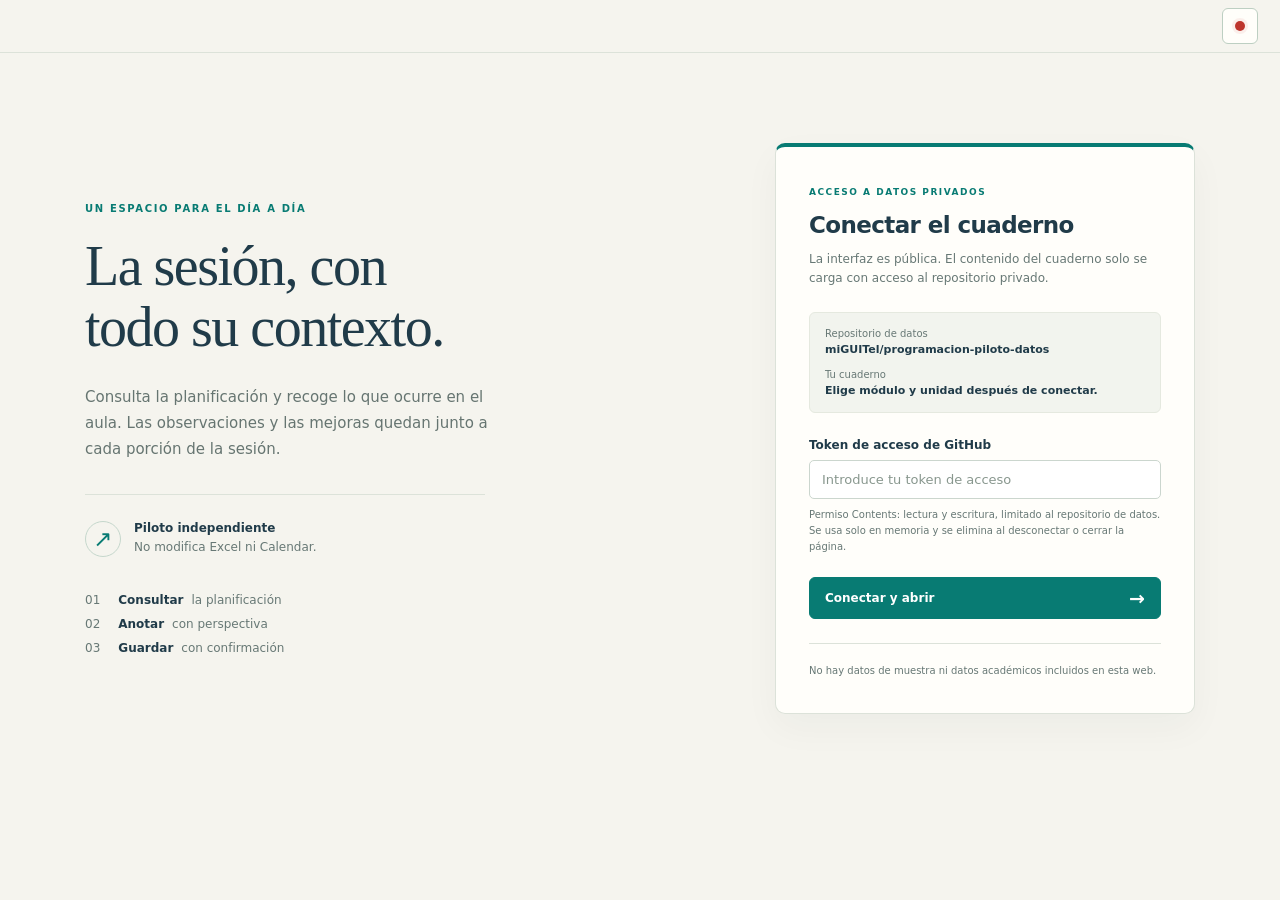
<file: index.html>
<!doctype html>
<html lang="es">
<head>
  <meta charset="utf-8">
  <meta name="viewport" content="width=device-width, initial-scale=1">
  <meta name="color-scheme" content="light">
  <meta http-equiv="Content-Security-Policy" content="default-src 'none'; script-src 'self'; style-src 'self'; connect-src 'self' https://api.github.com https://miguitel.github.io; img-src 'self'; font-src 'self'; base-uri 'none'; form-action 'none'; object-src 'none'">
  <meta name="referrer" content="no-referrer">
  <meta name="description" content="Piloto independiente de seguimiento docente. Los datos privados se cargan después de conectar con GitHub.">
  <title>Cuaderno · Piloto docente</title>
  <link rel="icon" href="./favicon.ico?v=20261029" sizes="16x16 32x32 48x48">
  <link rel="icon" type="image/svg+xml" href="./favicon.svg?v=20261029">
  <link rel="apple-touch-icon" sizes="180x180" href="./apple-touch-icon.png?v=20261029">
  <link rel="stylesheet" href="./styles.css?v=20261125-rf43-rf6">
  <link rel="stylesheet" href="./weekly-schedule.css?v=20261102-ppt-guided-icons">
  <link rel="stylesheet" href="./task-notes.css?v=20261102-ppt-guided-icons">
  <script type="module" src="./app.mjs?v=20261125-rf43-rf6"></script>
</head>
<body>
  <header class="app-header">
    <div class="app-toolbar">
      <section id="library-view" class="toolbar-picker" hidden aria-label="Elegir módulo y unidad">
        <label class="visually-hidden" for="module-select">Módulo</label><select id="module-select" aria-describedby="selection-help"></select>
        <label class="visually-hidden" for="unit-select">Unidad</label><select id="unit-select" aria-describedby="selection-help"></select>
      </section>
      <nav id="workspace-nav" class="workspace-views toolbar-views" aria-label="Vista del cuaderno" hidden>
        <button id="view-unit" class="layout-button" type="button" aria-label="Vista de la unidad" title="Unidad" aria-pressed="true">UT</button>
        <button id="view-module" class="layout-button" type="button" aria-label="Vista general del módulo" title="Módulo" aria-pressed="false">Mo</button>
        <button id="view-tasks" class="layout-button" type="button" aria-label="Tareas de todos los módulos" title="Tareas de todos los módulos" aria-pressed="false">Ta · 0</button>
        <button id="view-preparation" class="layout-button toolbar-icon" type="button" aria-label="Preparación de las unidades" title="Preparación" aria-pressed="false"><svg viewBox="0 0 24 24" aria-hidden="true"><path d="M8 7V4h8v3M3 10h18M9 10v3h6v-3"/><rect x="3" y="7" width="18" height="13" rx="2"/></svg></button>
        <button id="toggle-sessions" class="session-toggle global-session-toggle" type="button" aria-label="Desplegar todas las sesiones" title="Desplegar todas las sesiones" aria-controls="sessions" aria-expanded="false">+</button>
        <button id="view-schedule" class="layout-button toolbar-icon" type="button" aria-label="Horario de todos los módulos" title="Horario" aria-pressed="false"><svg viewBox="0 0 24 24" aria-hidden="true"><rect x="3" y="5" width="18" height="16" rx="2"/><path d="M7 3v4M17 3v4M3 10h18M7 14h2M12 14h2M17 14h1M7 18h2M12 18h2"/></svg></button>
      </nav>
      <div class="toolbar-suggestions"><button id="open-suggestions" type="button" class="button toolbar-icon" aria-label="Sugerencias sobre la aplicación" aria-haspopup="dialog" aria-controls="suggestions-dialog" title="Sugerencias sobre la aplicación" disabled hidden><svg viewBox="0 0 24 24" aria-hidden="true"><path d="M20 15a3 3 0 0 1-3 3H8l-5 3V6a3 3 0 0 1 3-3h11a3 3 0 0 1 3 3Z"/><path d="M7 8h9M7 12h6"/></svg></button></div>
      <div class="toolbar-actions">
        <details id="connection-menu" class="connection-menu">
          <summary id="connection-status" class="toolbar-icon" aria-label="Sin conectar. Opciones del cuaderno" title="Sin conectar. Opciones del cuaderno"><span id="connection-label" class="connection-label" role="img" aria-label="Sin conectar"><span class="status-dot" aria-hidden="true"></span></span></summary>
          <div class="toolbar-menu">
            <button id="student-followup-open" class="button toolbar-menu-action" type="button">Recuperaciones ↗</button>
            <button id="student-followup-summary" class="button toolbar-menu-action" type="button">Actualizar avisos de seguimiento ↗</button>
            <p id="student-followup-summary-status" class="scope-note followup-menu-status" role="status" hidden></p>
            <button id="student-followup-configure" class="button toolbar-menu-action" type="button">Configurar seguimiento del alumnado</button>
            <button id="resume-context" class="button toolbar-menu-action" type="button" hidden>Continuar donde estaba</button>
            <button id="resume-task-notes" class="button toolbar-menu-action" type="button" hidden>Notas de tarea pendientes</button>
            <button id="open-meetings" class="button toolbar-menu-action" type="button" disabled>Reuniones</button>
            <div id="stats" class="stats toolbar-summary" aria-label="Resumen de la unidad" hidden></div>
            <button id="module-profile" class="button toolbar-menu-action" type="button" aria-haspopup="dialog" aria-controls="module-profile-dialog" disabled><span class="menu-info-icon" aria-hidden="true">i</span><span>Información del módulo</span></button>
            <button id="module-improvements" class="button general-improvements toolbar-menu-action" type="button" aria-label="Mejoras generales del módulo" aria-haspopup="dialog" aria-controls="general-notes-dialog" disabled>Mejoras del módulo</button>
            <button id="unit-improvements" class="button general-improvements toolbar-menu-action" type="button" aria-label="Mejoras generales de la unidad abierta" aria-haspopup="dialog" aria-controls="general-notes-dialog" disabled>Mejoras de la UT</button>
            <button id="disconnect" type="button" class="button toolbar-menu-action" hidden><svg viewBox="0 0 24 24" aria-hidden="true"><path d="M10 4H4v16h6M13 7l5 5-5 5M8 12h10"/></svg><span>Desconectar</span></button>
          </div>
        </details>
        <button id="refresh" type="button" class="button toolbar-icon" aria-label="Actualizar la unidad desde GitHub" title="Actualizar la unidad desde GitHub" hidden><svg viewBox="0 0 24 24" aria-hidden="true"><path d="M20 7v5h-5M4 17v-5h5M6.1 6.1a8.3 8.3 0 0 1 13.4 3M4.5 14.9a8.3 8.3 0 0 0 13.4 3"/></svg></button>
        <button id="save" type="button" class="button toolbar-icon save-disk" aria-label="Guardar cambios" aria-describedby="save-state" title="Guardar cambios" data-state="empty" hidden><svg viewBox="0 0 24 24" aria-hidden="true"><path d="M4 3h13l4 4v14H3V3ZM7 3v6h9V3M7 21v-8h10v8"/></svg><span class="save-attention" aria-hidden="true">!</span></button>
        <span id="save-state" class="visually-hidden" role="status" aria-live="polite"></span>
      </div>
    </div>
    <p id="navigation-message" class="message" role="status" aria-live="polite" hidden></p>
    <p id="selection-help" class="selection-help" role="status" hidden></p>
    <p id="library-message" class="message" role="status" aria-live="polite" hidden></p>
  </header>

  <main>
    <section id="login-view" class="login-layout" aria-labelledby="login-title">
      <div class="login-intro">
        <p class="eyebrow">UN ESPACIO PARA EL DÍA A DÍA</p>
        <h1 id="login-title">La sesión, con<br>todo su contexto.</h1>
        <p class="login-description">Consulta la planificación y recoge lo que ocurre en el aula. Las observaciones y las mejoras quedan junto a cada porción de la sesión.</p>
        <div class="independent-note"><span class="note-icon" aria-hidden="true">↗</span><div><strong>Piloto independiente</strong><p>No modifica Excel ni Calendar.</p></div></div>
        <div class="login-features"><span>01 <strong>Consultar</strong> la planificación</span><span>02 <strong>Anotar</strong> con perspectiva</span><span>03 <strong>Guardar</strong> con confirmación</span></div>
      </div>
      <section class="login-card" aria-labelledby="connect-title">
        <span class="card-kicker">ACCESO A DATOS PRIVADOS</span>
        <h2 id="connect-title">Conectar el cuaderno</h2>
        <p>La interfaz es pública. El contenido del cuaderno solo se carga con acceso al repositorio privado.</p>
        <dl class="repository-card"><div><dt>Repositorio de datos</dt><dd>miGUITel/programacion-piloto-datos</dd></div><div><dt>Tu cuaderno</dt><dd>Elige módulo y unidad después de conectar.</dd></div></dl>
        <form id="login-form">
          <label for="token">Token de acceso de GitHub</label>
          <input id="token" type="password" autocomplete="off" autocapitalize="none" spellcheck="false" required aria-describedby="token-help" placeholder="Introduce tu token de acceso">
          <p id="token-help" class="field-help">Permiso Contents: lectura y escritura, limitado al repositorio de datos. Se usa solo en memoria y se elimina al desconectar o cerrar la página.</p>
          <button id="connect-button" class="button button-primary connect-button" type="submit">Conectar y abrir <span aria-hidden="true">→</span></button>
        </form>
        <p id="login-message" class="message" role="status" aria-live="polite"></p>
        <p class="login-footnote">No hay datos de muestra ni datos académicos incluidos en esta web.</p>
      </section>
    </section>

    <section id="workspace" class="workspace" data-layout="compact" hidden aria-labelledby="unit-title">
      <div class="workspace-main">
        <h1 id="unit-title" class="visually-hidden" tabindex="-1"></h1>
        <div id="workspace-message" class="message workspace-message" role="status" aria-live="polite" hidden></div>
        <div id="recovery-actions" class="recovery-actions" hidden><button id="download-draft" type="button" class="button button-small">Descargar borrador JSON</button><span>El borrador permanece aquí hasta que lo descartes o cierres la página.</span></div>
        <div id="unit-view">
        <div class="unit-bands" tabindex="0" role="region" aria-label="Sesiones, tareas y exámenes de la UT; desliza para ver todos">
        <div class="unit-bands-content">
        <section id="session-band-section" class="session-band-section" aria-label="Sesiones de la unidad">
          <div class="session-band-scroll"><ol id="session-band" class="session-band"></ol></div>
        </section>
        <section id="task-band-section" class="task-band-section" aria-labelledby="task-band-title" hidden>
          <h2 id="task-band-title" class="task-band-caption">TAREAS</h2>
          <div class="task-band-scroll"><ol id="task-band" class="task-band"></ol></div>
        </section>
        </div>
        </div>
        <div id="exam-reminders" class="exam-reminders" aria-live="polite" hidden></div>
        <div class="list-heading session-list-heading"><h2 aria-describedby="session-temporal-note" title="La franja gris indica tiempo previsto transcurrido; no confirma impartición.">Sesiones</h2><div class="session-preparation-tools"><div id="unit-preparation" class="unit-preparation"></div><button id="unit-information-open" class="unit-information-open" type="button" aria-label="Información de la unidad: diseño, referencias y notas" title="Información de la unidad" aria-haspopup="dialog" aria-controls="unit-information" hidden><span aria-hidden="true">i</span></button><button id="unit-curriculum-open" class="button button-small unit-curriculum-open" type="button" aria-label="RA / CE: consultar resultados de aprendizaje y criterios de esta unidad" title="RA y CE de esta unidad" aria-haspopup="dialog" aria-controls="unit-curriculum-dialog" hidden>RA / CE</button><div id="unit-replanning" aria-live="polite"></div></div><label class="session-history-option"><input id="unit-show-session-history" type="checkbox" aria-controls="sessions session-band">Mostrar historial de sesiones</label><p id="session-temporal-note"><span class="temporal-legend" aria-hidden="true"></span>Tiempo previsto transcurrido · no confirma impartición.</p></div>
        <div class="column-guide" aria-hidden="true"><span></span><span>Fecha</span><span>Sesión / contenido</span><span>Descripción prevista</span><span>Seguimiento</span><span>Estado</span><span>Anotar</span></div>
        <div id="sessions" class="sessions"></div>
        <section id="unit-resources" class="unit-resources" aria-labelledby="resources-heading">
          <div class="resources-heading"><h2 id="resources-heading">Recursos de la UT</h2><div class="resource-row-actions"><button id="resources-manage" type="button" class="button button-small">Gestionar recursos</button><button id="resources-module-manage" type="button" class="button button-small">Enlaces del módulo</button></div></div>
          <p class="scope-note">Enunciados, fichas docentes, materiales y herramientas. Los enlaces no cambian la preparación de la UT.</p><div id="resources-list"></div>
        </section>
        </div>
        <section id="schedule-view" class="schedule-view" aria-label="Horario semanal de todos los módulos" hidden><div id="schedule-content"></div></section>
        <section id="meeting-view" class="meeting-view" aria-label="Reuniones" hidden>
          <div class="meeting-hub-heading"><h2 id="meeting-space-title">Reuniones</h2><div class="meeting-hub-actions"><button id="meeting-new" type="button" class="button button-primary">Nueva reunión</button><button id="meeting-all" type="button" class="button">Ver todas</button><a id="meeting-summary" class="button" target="_blank" rel="noopener noreferrer" title="Abrir en Google Docs (nueva pestaña)" hidden>Abrir resumen</a><button id="meeting-editor-return" type="button" class="button" hidden>Volver a notas</button><button id="meeting-update" type="button" class="button">Actualizar</button><button id="meeting-return" type="button" class="button">Volver a la UT</button></div></div>
          <p id="meeting-draft-note" class="message warning" hidden>Las notas pendientes de la UT se conservan. Vuelve a ella para guardarlas.</p>
          <p id="meetings-message" class="message" role="status" aria-live="polite" hidden></p>
          <p id="meeting-calendar-status" class="message warning" hidden></p>
          <p class="meeting-calendar-legend"><span aria-hidden="true">·</span> Con contenido guardado · Pulsa una fecha para preparar o consultar la reunión.</p>
          <div class="meeting-hub-layout"><nav id="meeting-history" class="meeting-history" aria-label="Calendario de reuniones por meses"></nav>
          <div class="meeting-work-column"><form id="meeting-form"><section id="meeting-editor" hidden>
            <div class="meeting-editor-heading"><h3 id="meeting-editor-heading">Reunión</h3><button id="meeting-calendar-back" type="button" class="button">Volver al calendario</button></div>
            <nav id="meeting-day-choices" class="meeting-hub-actions" aria-label="Reuniones de esta fecha" hidden></nav>
            <div class="meeting-form-meta"><label>Fecha<input id="meeting-record-date" type="date" required></label><label>Título<input id="meeting-record-title" type="text" required></label></div>
            <label>Temas previstos<textarea id="meeting-topics" rows="3" placeholder="Un tema por línea"></textarea></label>
            <label>Mis ruegos y propuestas<textarea id="meeting-requests" rows="3" placeholder="Un ruego o propuesta por línea"></textarea></label>
            <label>Notas de la reunión<textarea id="meeting-notes" rows="8"></textarea></label>
            <div class="meeting-hub-actions"><button id="meeting-download" type="button" class="button" hidden>Descargar borrador</button><button id="meeting-discard" type="button" class="button" hidden>Descartar borrador</button><button id="meeting-save" type="submit" class="button button-primary">Guardar reunión</button></div>
          </section></form><div id="meeting-work-panel"></div></div></div>
          <details class="meeting-schedule-picker" hidden><summary>Consultar una convocatoria del horario</summary><div class="meeting-toolbar"><label>Fecha del horario<input id="meeting-date" type="date"></label><label>Reunión del horario<select id="meeting-select"></select></label></div></details>
        </section>
        <section id="module-view" aria-label="Vista general del módulo" hidden>
          <nav class="module-sections" aria-label="Consultas del módulo"><button id="module-tab-sessions" class="layout-button" type="button" aria-pressed="true">Sesiones</button><button id="module-tab-timetable" class="layout-button" type="button" aria-pressed="false">Horario</button><button id="module-tab-calendar" class="layout-button" type="button" aria-pressed="false">Calendario escolar</button><button id="module-tab-evaluations" class="layout-button" type="button" aria-pressed="false">Evaluaciones</button></nav>
          <div id="module-sessions-panel">
          <div class="module-view-toolbar"><label class="visually-hidden" for="overview-month">Fechas</label><select id="overview-month"></select><label class="session-history-option"><input id="module-show-session-history" type="checkbox" aria-controls="module-grid">Mostrar historial de sesiones</label><span class="module-legend"><span class="band-key task-key"></span>Tarea <span class="band-key exam-key"></span>Examen</span></div>
          <p id="module-scope" class="scope-note"></p>
          <div class="module-grid-scroll compact-module-scroll" tabindex="0" role="region" aria-label="Sesiones alineadas por día de la semana"><div id="module-grid" class="compact-module-grid" data-days="2" data-cycles="3"></div></div>
          <p id="overview-empty" class="empty-sessions" hidden>No hay sesiones en este intervalo.</p>
          <p class="scope-note">Columnas por día de la semana. <span id="overview-history-legend" hidden>Tachado: cancelada o reprogramada. </span>Subrayado rojo: fecha pasada.</p>
          </div>
          <div id="module-common-panel" class="common-readonly" hidden>
            <div class="module-view-toolbar"><label class="visually-hidden" for="common-scope">Ámbito de consulta</label><select id="common-scope"><option value="module">Este módulo</option><option value="all">Todos</option></select><button id="common-refresh" type="button" class="button button-small">Actualizar consulta</button><span class="scope-note">Solo lectura</span></div>
            <p id="common-message" class="message" role="status" aria-live="polite" hidden></p>
            <div id="common-content"></div>
          </div>
        </section>
        <section id="tasks-view" aria-label="Gestor de tareas" hidden>
          <div class="module-view-toolbar tasks-source-toolbar"><label for="tasks-source">Tareas de</label><select id="tasks-source"><option value="academic">Docencia</option><option value="meetings">Reuniones</option></select></div>
          <div id="academic-task-panel">
          <div class="module-view-toolbar"><label class="visually-hidden" for="tasks-module">Módulo</label><select id="tasks-module"></select><label class="visually-hidden" for="tasks-unit">Unidad</label><select id="tasks-unit"></select><label class="visually-hidden" for="tasks-status">Mostrar</label><select id="tasks-status"><option value="all">Todos</option><option value="planned">Planificadas · por presentar</option><option value="presented">Presentadas</option><option value="to-correct">Por corregir</option><option value="corrected">Corregidas</option></select><span id="tasks-count" class="scope-note"></span><button id="retry-tasks" type="button" class="button button-small">Actualizar tareas</button></div>
          <p id="tasks-scope" class="scope-note"></p>
          <p class="scope-note">P, C o lápiz → Guardar tarea. No cambia la unidad abierta ni guarda sus notas pendientes.</p>
          <div id="tasks-list" class="tasks-list"></div></div><div id="meeting-task-panel" hidden></div>
        </section>
        <section id="preparation-view" aria-label="Preparación de las unidades" hidden>
          <div class="module-view-toolbar"><label class="visually-hidden" for="preparation-module">Módulo</label><select id="preparation-module"></select><label class="visually-hidden" for="preparation-status">Preparación</label><select id="preparation-status"><option value="">Todos los estados</option><option value="pending">Pendiente</option><option value="draft">En preparación</option><option value="exam-pending">Examen pendiente</option><option value="ready">Preparada</option><option value="unavailable">Sin leer</option></select><button id="preparation-refresh" class="button button-small" type="button">Actualizar preparación</button></div>
          <p id="preparation-count" class="scope-note" role="status"></p><p id="preparation-scope" class="scope-note"></p><div id="preparation-list" class="preparation-list"></div>
        </section>
        <footer class="workspace-footer"><span id="loaded-version"></span><span>Títulos y descripciones editables · Guardado explícito</span></footer>
      </div>
    </section>
    <noscript><p class="noscript">Activa JavaScript para conectar con el repositorio privado. Esta página no contiene los datos del cuaderno.</p></noscript>
  </main>

  <dialog id="resources-dialog" class="suggestions-dialog resources-dialog" aria-labelledby="resources-editor-title" aria-describedby="resources-editor-context">
    <form id="resources-save-form" class="suggestions-form">
      <header class="suggestions-header"><div><h2 id="resources-editor-title"></h2><p id="resources-editor-context"></p></div><button id="resources-close" type="button" class="icon-button" aria-label="Cerrar recursos">×</button></header>
      <div id="resources-editor-content" class="suggestions-content">
        <p class="field-help">Añade, edita o retira referencias. Los archivos originales se conservan. Esta lista no modifica la preparación de la UT.</p>
        <div id="resources-editor-list"></div><button id="resource-add" type="button" class="button">Añadir recurso</button>
        <fieldset id="resource-form" class="resource-form" hidden><legend id="resource-form-heading">Añadir recurso</legend>
          <div class="resource-form-grid"><label>Título<input id="resource-title" type="text"></label><label>Tipo<select id="resource-type"></select></label></div>
          <label>Destino<select id="resource-location-kind"><option value="https">Enlace web público</option><option value="github">Ficha privada en GitHub</option><option value="workspace">Referencia a un archivo local</option></select></label>
          <label><span id="resource-location-label">Enlace HTTPS</span><input id="resource-location" type="text" autocomplete="off" spellcheck="false" aria-describedby="resource-location-help"></label><p id="resource-location-help" class="field-help"></p>
          <label id="resource-public-label" class="resource-task-choice"><input id="resource-public" type="checkbox">Confirmo que es un enlace público de OneDrive</label>
          <div class="resource-form-grid"><label>Destinatario<select id="resource-audience"><option value="">Sin especificar</option><option value="both">Alumnado y docente</option><option value="students">Alumnado</option><option value="teacher">Docente</option></select></label><label>Versión o configuración relevante (opcional)<input id="resource-version" type="text"></label></div>
          <label>Uso o descripción (opcional)<textarea id="resource-description" rows="3"></textarea></label>
          <fieldset id="resource-task-fieldset"><legend>Tareas o exámenes asociados (opcional)</legend><div id="resource-task-options"></div></fieldset>
          <p id="resource-form-message" class="message error" role="status"></p><div class="resource-row-actions"><button id="resource-form-cancel" type="button" class="button">Cancelar edición</button><button id="resource-apply" type="button" class="button button-primary">Añadir a la lista</button></div>
        </fieldset>
      </div>
      <footer class="suggestions-footer resource-footer"><div><p class="field-help">El guardado conserva las notas pendientes de Unidad sin enviarlas.</p><p id="resources-message" class="message" role="status" aria-live="polite" hidden></p></div><button id="resources-download" type="button" class="button" hidden>Descargar borrador</button><button id="resources-cancel" type="button" class="button">Cerrar</button><button id="resources-save" type="submit" class="button button-primary">Guardar recursos</button></footer>
    </form>
  </dialog>
  <dialog id="resource-private-dialog" class="suggestions-dialog resources-dialog" aria-labelledby="resource-private-title">
    <div class="suggestions-form"><header class="suggestions-header"><div><h2 id="resource-private-title"></h2><p id="resource-private-version" class="scope-note"></p></div><button id="resource-private-close" type="button" class="button">Cerrar ficha</button></header><div class="suggestions-content"><p id="resource-private-message" class="message" role="status"></p><article id="resource-private-content" class="private-markdown"></article></div></div>
  </dialog>
  <dialog id="unit-information" class="unit-information-dialog" aria-labelledby="unit-information-title" aria-describedby="unit-information-context" hidden>
    <div class="unit-information-layout">
      <header class="suggestions-header"><div><h2 id="unit-information-title">Información de la unidad</h2><p id="unit-information-context"></p></div><button id="unit-information-close" type="button" class="icon-button" aria-label="Cerrar información de la unidad">×</button></header>
      <div class="unit-information-content"></div>
      <footer class="suggestions-footer"><span class="scope-note">Solo lectura</span><button id="unit-information-hide" type="button" class="button">Cerrar</button></footer>
    </div>
  </dialog>

  <dialog id="unit-curriculum-dialog" class="unit-information-dialog" aria-labelledby="unit-curriculum-title" aria-describedby="unit-curriculum-context">
    <div class="unit-information-layout">
      <header class="suggestions-header"><div><h2 id="unit-curriculum-title">RA / CE de la unidad</h2><p id="unit-curriculum-context"></p></div><button id="unit-curriculum-close" type="button" class="icon-button" aria-label="Cerrar RA y CE">×</button></header>
      <div class="unit-information-content"><p id="unit-curriculum-message" class="message" role="status" aria-live="polite" hidden></p><div id="unit-curriculum-content"></div></div>
      <footer class="suggestions-footer"><span id="unit-curriculum-source" class="scope-note"></span><button id="unit-curriculum-refresh" type="button" class="button">Actualizar</button><button id="unit-curriculum-hide" type="button" class="button">Cerrar</button></footer>
    </div>
  </dialog>

  <dialog id="session-editor-dialog" class="suggestions-dialog session-editor-dialog" aria-labelledby="session-editor-title" aria-describedby="session-editor-context">
    <form id="session-editor-form" class="suggestions-form">
      <header class="suggestions-header"><div><h2 id="session-editor-title"></h2><p id="session-editor-context"></p></div><button id="session-editor-close" type="button" class="icon-button" aria-label="Cerrar edición de sesión">×</button></header>
      <div class="suggestions-content session-editor-content">
        <p class="field-help">Edita los títulos y las descripciones. La primera actividad es la que aparece en la cabecera de la sesión.</p>
        <div id="session-editor-fields"></div>
      </div>
      <footer class="suggestions-footer session-editor-footer">
        <div class="session-editor-status"><p class="field-help">Guardar sesión conserva estos textos. Las demás notas pendientes de Unidad mantienen su propio guardado.</p><p id="session-editor-message" class="message" role="status" aria-live="polite" hidden></p></div>
        <button id="session-editor-download" type="button" class="button" hidden>Descargar textos</button><button id="session-editor-cancel" type="button" class="button">Cerrar</button><button id="session-editor-save" type="submit" class="button button-primary">Guardar sesión</button>
      </footer>
    </form>
  </dialog>
  <dialog id="editor" class="editor" aria-labelledby="editor-title">
    <form id="editor-form" class="editor-form">
      <header class="editor-header"><div><p id="editor-kicker" class="eyebrow"></p><h2 id="editor-title"></h2></div><button id="close-editor" type="button" class="icon-button" aria-label="Cerrar editor">×</button></header>
      <div class="editor-content">
        <div class="read-only-label">PLANIFICACIÓN · SOLO LECTURA</div>
        <div id="editor-time" class="editor-time"></div>
        <p id="editor-progress" class="progress-label" hidden></p>
        <section class="planned-content" aria-labelledby="planned-label"><h3 id="planned-label">Descripción prevista</h3><p id="editor-planned"></p></section>
        <div class="editor-divider"></div>
        <p class="eyebrow">MI SEGUIMIENTO</p>
        <div id="session-notice-field" hidden>
          <label for="session-important-notice">Aviso importante</label>
          <input id="session-important-notice" type="text" placeholder="Se verá en la cabecera de la sesión">
        </div>
        <div id="activity-type-field"><label for="activity-event-type">Marca en la banda de la UT</label><select id="activity-event-type"><option value="">Sin marca</option><option value="task">Tarea · azul</option><option value="exam">Examen · naranja</option></select><p class="field-help">El tipo previsto colorea automáticamente la porción, su sesión y la banda. Las casillas de la sesión permiten ajustar sus marcas manualmente; ↶ recupera las previstas. Aplica al borrador y guarda los cambios.</p></div>
<section id="task-fields" class="task-editor-fields" aria-label="Seguimiento de la tarea" hidden><h3>Tarea</h3><p id="task-target-help" class="field-help"></p><div class="task-date-inputs"><label>Presentada<input id="task-presentedOn" type="date"></label><label>Entrega<input id="task-dueOn" type="date"></label><label>Corregir<input id="task-correctBy" type="date"></label></div><div class="task-editor-checks"><label><input id="task-presented" type="checkbox">Presentada y abierta para trabajar</label><label><input id="task-corrected" type="checkbox">Corregida</label></div><p class="field-help">Al presentar, confirma Presentada, Entrega y Corregir. No se publica en Aula Virtual ni se modifica ninguna calificación. Las tareas antiguas sin fechas se conservan.</p></section>
        <label for="observations">Observaciones</label><p class="field-help">Anota libremente; después puedes concretarlo en mejoras, realizado o pendiente.</p><textarea id="observations" rows="5" placeholder="Añade contexto de esta porción de la sesión…"></textarea>
        <label for="improvements">Mejoras para la próxima vez</label><textarea id="improvements" rows="4" placeholder="Ajustes, ideas y decisiones para una próxima edición…"></textarea>
        <details class="secondary-fields"><summary>Realizado y pendiente <span>Opcional</span></summary><div><label for="realized">Realizado</label><textarea id="realized" rows="3"></textarea><label for="pending">Pendiente</label><textarea id="pending" rows="3"></textarea></div></details>
        <details class="technical-details"><summary>Detalles del registro</summary><dl id="editor-details"></dl></details>
      </div>
      <footer class="editor-footer"><p>Aplicar actualiza el borrador.<br>Después, pulsa Guardar cambios.</p><button id="cancel-editor" type="button" class="button">Cancelar</button><button class="button button-primary" type="submit">Aplicar al borrador</button></footer>
    </form>
  </dialog>
  <dialog id="registry-dialog" class="suggestions-dialog" aria-labelledby="registry-title">
    <form id="registry-form" class="suggestions-form">
      <header class="suggestions-header"><h2 id="registry-title"></h2></header>
      <div id="registry-followup"></div>
      <div class="suggestions-content"><p class="field-help">Guardar tarea conserva solo este seguimiento. No guarda las notas pendientes ni cambia la unidad abierta.</p>
        <div class="task-date-inputs"><label>Presentada<input id="registry-presentedOn" type="date"></label><label>Entrega<input id="registry-dueOn" type="date"></label><label>Corregir<input id="registry-correctBy" type="date"></label></div>
        <div class="task-editor-checks"><label><input id="registry-presented" type="checkbox">Presentada</label><label><input id="registry-corrected" type="checkbox">Corregida</label></div>
        <p id="registry-message" class="message" role="status" hidden></p><div class="suggestions-recovery"><button id="registry-reload" type="button" class="button">Revisar GitHub</button><button id="registry-download" type="button" class="button">Descargar borrador</button></div>
      </div>
      <footer class="suggestions-footer"><button id="registry-close" type="button" class="button">Cerrar</button><button id="registry-save" type="submit" class="button button-primary">Guardar tarea</button></footer>
    </form>
  </dialog>
  <dialog id="presentation-dialog" class="suggestions-dialog" aria-labelledby="presentation-title">
    <form id="presentation-form" class="suggestions-form">
      <header class="suggestions-header"><h2 id="presentation-title">Presentar tarea</h2></header>
      <div class="suggestions-content"><p class="field-help">Confirma las fechas de cada tarea. Cancelar no marca ninguna como presentada. Después, guarda los cambios de la UT.</p><div id="presentation-items"></div><p id="presentation-error" class="message error" role="alert"></p></div>
      <footer class="suggestions-footer"><button id="presentation-cancel" type="button" class="button">Cancelar</button><button type="submit" class="button button-primary">Confirmar presentación</button></footer>
    </form>
  </dialog>
  <dialog id="suggestions-dialog" class="suggestions-dialog" aria-labelledby="suggestions-title" aria-describedby="suggestions-scope">
    <form id="suggestions-form" class="suggestions-form">
      <header class="suggestions-header"><div><p class="eyebrow">MEJORAR LA APLICACIÓN</p><h2 id="suggestions-title">Tu idea para la app</h2></div><button id="close-suggestions" type="button" class="icon-button" aria-label="Cerrar sugerencias">×</button></header>
      <div class="suggestions-content">
        <p id="suggestions-scope">Para mejoras, errores o ideas sobre esta web. Para el planteamiento de tus cursos usa las Mejoras junto al módulo o la UT; para una sesión, sus propios botones.</p>
        <p id="suggestions-return-info" class="field-help" hidden>Al cerrar volverás a la ventana anterior con sus cambios pendientes.</p>
        <p class="field-help">Registro privado en GitHub, separado de las UT. Solo se envían los campos de este formulario, su identificador, fecha y estado. No incluyas contraseñas ni datos personales del alumnado.</p>
        <label for="suggestion-type">Tipo</label><select id="suggestion-type"><option value="mejora">Mejora</option><option value="error">Error</option><option value="idea">Idea</option></select>
        <label for="suggestion-title">Título breve</label><input id="suggestion-title" type="text" required maxlength="120" placeholder="¿Qué te gustaría mejorar?">
        <label for="suggestion-description">Descripción</label><textarea id="suggestion-description" rows="5" required maxlength="5000" placeholder="Cuenta qué ocurre o qué propones. Si es un error, indica los pasos para reproducirlo."></textarea>
        <p class="field-help">Cerrar conserva el borrador mientras esta página siga abierta. No se guarda automáticamente.</p>
        <p id="suggestion-message" class="message" role="status" aria-live="polite" hidden></p>
        <div class="suggestions-recovery"><button id="verify-suggestion" class="button" type="button" hidden>Comprobar guardado</button><button id="download-suggestion" class="button" type="button" hidden>Descargar borrador</button><a id="saved-suggestion-link" target="_blank" rel="noopener noreferrer" hidden>Ver sugerencia en GitHub ↗</a></div>
        <a class="suggestions-register-link" href="https://github.com/miGUITel/programacion-piloto-datos/tree/main/APP/sugerencias" target="_blank" rel="noopener noreferrer">Ver registro privado en GitHub ↗</a>
      </div>
      <footer class="suggestions-footer"><button id="hide-suggestions" class="button" type="button">Cerrar</button><button id="send-suggestion" class="button button-primary" type="submit">Guardar sugerencia</button><button id="new-suggestion" class="button button-primary" type="button" hidden>Nueva sugerencia</button></footer>
    </form>
  </dialog>
  <dialog id="general-notes-dialog" class="suggestions-dialog" aria-labelledby="general-notes-title" aria-describedby="general-notes-context">
    <form id="general-notes-form" class="suggestions-form">
      <header class="suggestions-header"><div><p class="eyebrow">MEJORAS DE MI PROGRAMACIÓN</p><h2 id="general-notes-title"></h2></div><button id="close-general-notes" class="icon-button" type="button" aria-label="Cerrar mejoras generales">×</button></header>
      <div class="suggestions-content">
        <p id="general-notes-context"></p>
        <label for="general-notes-text">Ideas y mejoras para próximas ediciones</label><textarea id="general-notes-text" rows="9" maxlength="20000" placeholder="Anota aquí las mejoras generales de este módulo o unidad…"></textarea>
        <p class="field-help">Guardar mejoras confirma este texto en GitHub. Cerrar conserva el borrador mientras esta página siga abierta.</p>
        <p id="general-notes-message" class="message" role="status" aria-live="polite" hidden></p>
        <section id="general-notes-comparison" class="general-notes-comparison" hidden><label for="general-notes-remote">Texto que hay ahora en GitHub</label><textarea id="general-notes-remote" rows="6" readonly></textarea><div class="suggestions-recovery"><button id="use-remote-general-notes" type="button" class="button">Usar texto de GitHub</button><button id="keep-general-notes" type="button" class="button">Conservar mi borrador</button></div></section>
        <div class="suggestions-recovery"><button id="reload-general-notes" type="button" class="button">Revisar GitHub</button><button id="download-general-notes" type="button" class="button" hidden>Descargar borrador</button><button id="discard-general-notes" type="button" class="button" hidden>Descartar borrador</button></div>
      </div>
      <footer class="suggestions-footer"><button id="hide-general-notes" class="button" type="button">Cerrar</button><button id="save-general-notes" class="button button-primary" type="submit">Guardar mejoras</button></footer>
    </form>
  </dialog>
  <dialog id="module-profile-dialog" class="module-profile-dialog" aria-labelledby="profile-title" aria-describedby="profile-context">
    <div class="module-profile-layout">
      <header class="suggestions-header"><div><h2 id="profile-title"></h2><p id="profile-context"></p></div><button id="profile-close" class="icon-button" type="button" aria-label="Cerrar información del módulo">×</button></header>
      <nav class="profile-tabs" aria-label="Información del módulo"><button id="profile-tab-plan" class="button" type="button" aria-pressed="true">Programación</button><button id="profile-tab-method" class="button" type="button" aria-pressed="false">Metodología</button><button id="profile-tab-assessment" class="button" type="button" aria-pressed="false">Calificación</button></nav>
      <div class="profile-body"><p id="profile-message" class="message" role="status" aria-live="polite" hidden></p><section id="profile-plan" aria-label="Programación anual"></section><section id="profile-method" aria-label="Metodología" hidden></section><section id="profile-assessment" aria-label="Criterios de calificación" hidden></section></div>
      <footer class="suggestions-footer"><span id="profile-version" class="scope-note"></span><button id="profile-refresh" class="button" type="button">Actualizar</button></footer>
    </div>
  </dialog>
  <dialog id="preparation-dialog" class="suggestions-dialog preparation-dialog" aria-labelledby="preparation-title">
    <form id="preparation-form" class="suggestions-form">
      <header class="suggestions-header"><h2 id="preparation-title"></h2></header>
      <div class="suggestions-content">
        <p><span id="preparation-result" role="status"></span></p><p id="preparation-detail" class="scope-note"></p>
        <p class="field-help">Todo listo: Preparada. Solo falta el examen: Examen pendiente. Las sesiones se calculan desde sus recursos, sin marcarlas. Sin asociaciones suficientes: Recursos sin vincular. Las altas, eliminaciones y marcas se confirman al pulsar Guardar preparación. Puedes deshacer una eliminación antes de guardar.</p>
        <div id="preparation-fields"></div>
        <fieldset id="preparation-task-editor" class="preparation-task-editor" hidden>
          <legend>Añadir a la lista oficial</legend>
          <div class="preparation-new-fields">
            <label>Tipo<select id="preparation-new-type" aria-label="Tipo"><option value="task">Tarea</option><option value="exam">Examen</option></select></label>
            <label>Código oficial<input id="preparation-new-code" type="text" autocomplete="off"></label>
            <label class="preparation-new-title">Título<input id="preparation-new-title" type="text" autocomplete="off"></label>
            <label id="preparation-new-exam-part-label" hidden>Parte del examen<select id="preparation-new-exam-part"><option value="">Sin asignar</option><option value="test">Test (T)</option><option value="practical">Práctico (P)</option><option value="both">Test y práctico (T/P)</option></select></label>
            <label class="preparation-new-session">Presentación prevista (opcional)<select id="preparation-new-session" aria-label="Presentación prevista (opcional)"></select></label>
          </div>
          <p class="field-help">Se incorporará como Planificada, con preparación pendiente. No se confirma Presentada ni Corregida. Añade el elemento al borrador y después pulsa Guardar preparación.</p>
          <p id="preparation-new-message" class="message error" role="status"></p>
          <div class="preparation-session-actions"><button id="preparation-new-add" class="button" type="button">Añadir al borrador</button><button id="preparation-new-cancel" class="button" type="button">Cancelar nueva tarea o examen</button></div>
        </fieldset>
        <p class="field-help">Este guardado confirma marcas, altas y eliminaciones. Mantiene tus notas pendientes y el seguimiento de los elementos que conservas.</p>
        <p id="preparation-message" class="message" role="status" hidden></p>
        <div class="suggestions-recovery"><button id="preparation-reload" class="button" type="button">Revisar GitHub</button><button id="preparation-download" class="button" type="button">Descargar borrador</button></div>
      </div>
      <footer class="suggestions-footer"><button id="preparation-close" class="button" type="button">Cerrar</button><button id="preparation-save" class="button button-primary" type="submit">Guardar preparación</button></footer>
    </form>
  </dialog>
  <dialog id="replanning-dialog" class="suggestions-dialog replanning-dialog" aria-labelledby="replanning-title">
    <div class="suggestions-form"><header class="suggestions-header"><h2 id="replanning-title">Reprogramaciones</h2><button id="replanning-close" class="icon-button" type="button" aria-label="Cerrar reprogramaciones">×</button></header>
      <div id="replanning-content" class="suggestions-content"></div><footer class="suggestions-footer"><span class="scope-note">Solo lectura · conserva las notas pendientes</span><button id="replanning-hide" class="button" type="button">Cerrar</button></footer>
    </div>
  </dialog>
</body>
</html>
</file>
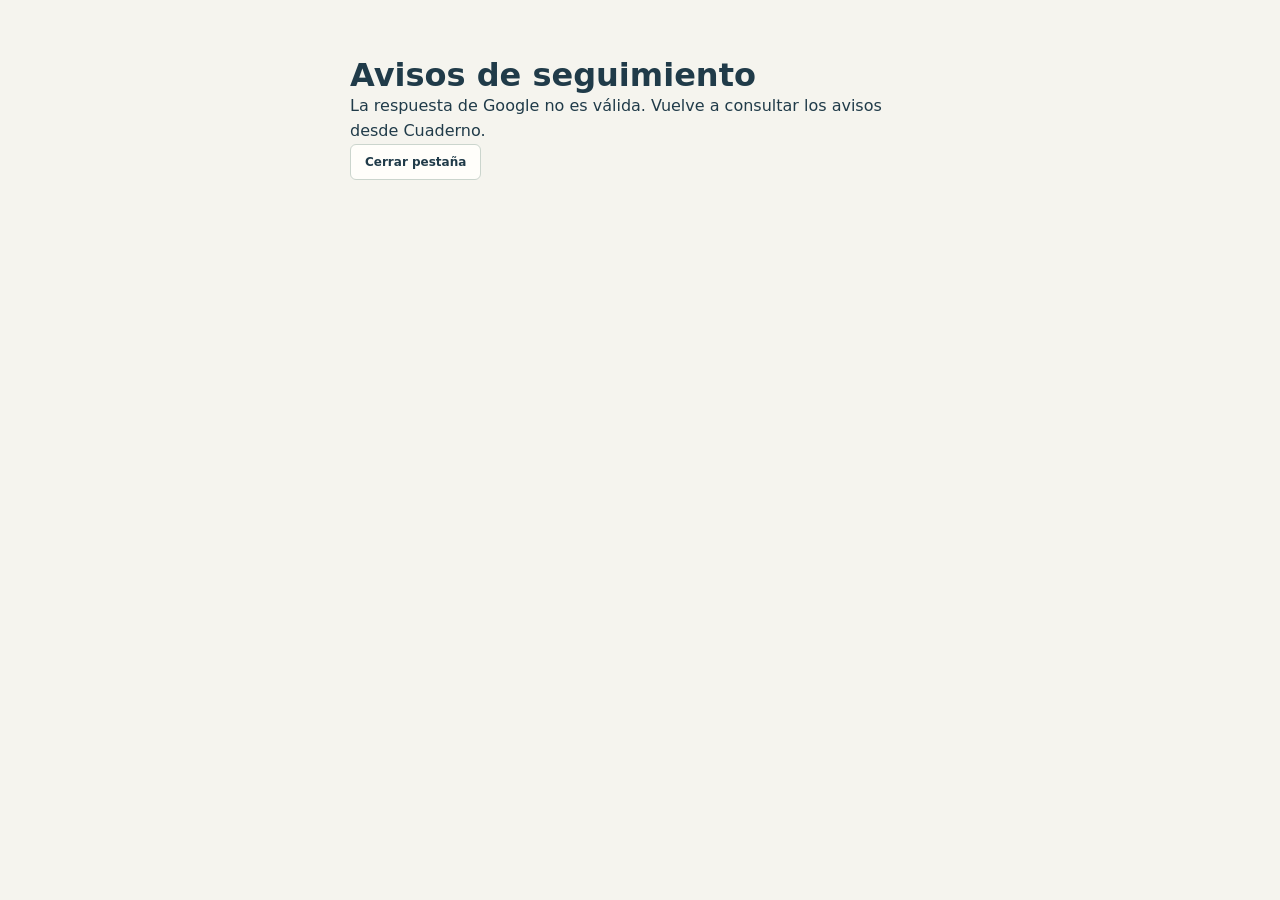
<file: recibir-seguimiento.html>
<!doctype html>
<html lang="es">
<head>
  <meta charset="utf-8">
  <meta name="viewport" content="width=device-width, initial-scale=1">
  <meta name="referrer" content="no-referrer">
  <meta http-equiv="Content-Security-Policy" content="default-src 'none'; script-src 'self'; style-src 'self'; base-uri 'none'; form-action 'none'; object-src 'none'">
  <title>Avisos de seguimiento · Cuaderno</title>
  <link rel="stylesheet" href="./styles.css?v=20261113-followup">
  <script type="module" src="./recibir-seguimiento.mjs?v=20261113-followup"></script>
</head>
<body class="followup-receipt">
  <main>
    <h1>Avisos de seguimiento</h1>
    <p id="receipt-status" role="status">Actualizando los contadores de Cuaderno…</p>
    <button id="receipt-close" type="button" class="button" hidden>Cerrar pestaña</button>
  </main>
</body>
</html>
</file>
<file: styles.css>
@charset "UTF-8";
.module-profile-dialog{padding:0;border:1px solid var(--line);border-radius:12px;background:var(--white);color:var(--ink);width:min(1020px,calc(100% - 32px));max-width:none;max-height:calc(100dvh - 32px);box-shadow:0 20px 80px #10253340}
.module-profile-dialog::backdrop{background:#10253380}
.module-profile-layout{display:flex;flex-direction:column;max-height:calc(100dvh - 34px)}
.module-profile-dialog .suggestions-header h2{font-size:23px}
.module-profile-dialog .suggestions-header p{font-size:13px;margin:6px 0 0}
.profile-tabs{display:flex;gap:8px;padding:12px 24px;border-bottom:1px solid var(--line);flex-shrink:0;flex-wrap:wrap}
.profile-tabs .button[aria-pressed=true]{background:var(--teal);border-color:var(--teal);color:white}
.profile-tabs .button[aria-pressed=true]:hover{background:var(--teal-dark);border-color:var(--teal-dark);color:white}
.profile-body{overflow-y:auto;padding:16px 24px;min-height:160px;line-height:1.55;overflow-wrap:anywhere}
.profile-body h3{font-size:17px;margin:22px 0 8px}.profile-body h3:first-child{margin-top:0}
.profile-body p{margin:8px 0}.profile-body li{margin:6px 0}.profile-body ul{padding-left:22px}
.profile-summary{font-weight:650}.profile-pending{color:#785212;background:#fff4d8;padding:8px 10px;border-radius:5px}
.profile-table-scroll{overflow-x:auto;margin:15px 0}.profile-table{border-collapse:collapse;width:100%;font-size:13px;min-width:620px}
.profile-table th,.profile-table td{text-align:left;vertical-align:top;padding:10px;border-bottom:1px solid var(--line)}
.profile-table thead{background:#edf3ef}.profile-table tbody th{font-weight:400;width:29%}.profile-unit-title{display:block;margin-top:3px}
.profile-table .scope-note{font-size:11px}.profile-curriculum{margin:18px 0}.profile-curriculum summary{cursor:pointer;padding:9px 0}.profile-curriculum details{padding-left:10px}
.module-profile-dialog .suggestions-footer{align-items:center}.module-profile-dialog .suggestions-footer span{margin-right:auto}
@media(max-width:600px){.module-profile-dialog{width:calc(100% - 16px);max-height:calc(100dvh - 16px)}.module-profile-layout{max-height:calc(100dvh - 18px)}.module-profile-dialog .suggestions-header{padding:14px}.module-profile-dialog .suggestions-header h2{font-size:19px}.profile-tabs{padding:10px 14px;gap:5px}.profile-tabs button{min-height:44px;font-size:12px;padding:8px}.profile-body{padding:12px 14px;font-size:15px}.module-profile-dialog .suggestions-footer{padding:12px 14px;flex-wrap:wrap}.module-profile-dialog .suggestions-footer button{min-height:44px}}
.unit-title-row{display:flex;align-items:center;gap:10px;min-width:0}
.general-improvements{color:#775521;border-color:#d4c098;background:#fff9eb;flex-shrink:0;width:34px;min-width:34px;padding:6px!important;position:relative;display:grid;place-items:center}
.general-improvements svg{width:19px;height:19px}
.library-bar .module-info-icon{display:grid;place-items:center;width:34px;min-width:34px;height:34px;padding:0;flex-shrink:0}
.module-info-icon>span{display:block;width:19px;height:19px;border:1.5px solid currentColor;border-radius:50%;font-family:Georgia,serif;font-style:normal;font-size:16px;font-weight:700;line-height:17px;text-align:center}
.general-improvements.has-content::after{content:'';position:absolute;width:7px;height:7px;border-radius:50%;background:#a96a00;right:3px;top:3px}
.module-picker select{width:80px!important;flex:0 0 80px!important}
.library-bar .unit-picker select{max-width:240px}
.unit-bands{position:relative;max-width:100%;overflow-x:auto;padding:3px 2px 5px;border-bottom:1px solid var(--line);overscroll-behavior-x:contain}
.unit-bands-content{display:flex;align-items:center;gap:12px;width:max-content}
.session-band-section{display:flex;align-items:center;flex:0 0 auto}
.band-key{display:inline-block;width:9px;height:9px;border-radius:2px;margin-left:7px}
.task-key{background:#216cba}.exam-key{background:#ce650a}.elapsed-key{height:3px;background:var(--time-graphite)}
.session-band-scroll{flex:0 0 auto}
.session-band{display:flex;align-items:center;gap:5px;list-style:none;margin:0;padding:0;width:max-content;min-width:100%}
.band-month{width:32px;flex:0 0 32px}
.band-month,.task-band-caption{font-size:10px;font-weight:750;color:var(--teal);text-align:center}
.task-band-caption{flex:0 0 auto;margin:0 10px 7px 0}
.band-cell{position:relative;padding-bottom:7px;flex:0 0 auto}
.band-cell::after{content:"";position:absolute;bottom:0;left:-3px;right:-3px;height:3px;background:#d9e0db}
.band-cell.elapsed::after{background:var(--time-graphite)}
.band-day,.task-band-tile{display:grid;place-items:center;box-sizing:border-box;width:28px;min-width:28px;height:22px;min-height:22px;padding:0 4px;border-radius:4px;border:1px solid #b6c8bf;background:#fffefa;color:var(--ink);font:inherit;font-size:11px;font-weight:650}
.band-day.has-task{background:#216cba;border-color:#216cba;color:#fff}
.band-day.has-exam{background:#ce650a;border-color:#ce650a;color:#fff}
.band-day.has-task.has-exam{background:linear-gradient(135deg,#216cba 50%,#ce650a 50%);border-color:#86633f}
.band-day.session-not-ready{background:#f6f7f3;border-color:#d6dfd8;color:#576d62}
.band-day.has-task.session-not-ready{background:#e1edf8;border-color:#a6c5e2;color:#245779}
.band-day.has-exam.session-not-ready{background:#fff0df;border-color:#dfbd95;color:#86501f}
.band-day.has-task.has-exam.session-not-ready{background:linear-gradient(135deg,#e1edf8 50%,#fff0df 50%);border-color:#c2c5b8;color:#425c5a}
.preparation-exam-pending{background:#fff0da!important;border-color:#d8a253!important;color:#7b4908!important}
.preparation-sessions .unit-bands{max-width:100%;margin:0}
.preparation-sessions .band-day{cursor:default}
.band-day.session-preparation-excluded{background:#e5e7eb;color:#68727c;text-decoration:line-through;box-shadow:none}
.band-day:hover{outline:2px solid #779b94;outline-offset:1px}
.band-cell.today .band-day{outline:2px solid var(--teal);outline-offset:2px}
.band-cell.today::after{background:var(--teal)}
.task-band-section{display:flex;align-items:center;flex:0 0 auto}
.task-band{display:flex;align-items:center;gap:5px;list-style:none;margin:0;padding:0;width:max-content}
.task-band-cell{display:flex;flex:0 0 auto;padding-bottom:7px}
.task-band-tile{border-color:#216cba;background:#216cba;color:white;text-decoration:none;cursor:pointer;line-height:1.15;overflow:hidden;white-space:nowrap}
.task-band-exam .task-band-tile{border-color:#ce650a;background:#ce650a;color:white}
.task-band-task + .task-band-exam{margin-left:6px}
.task-band-tile.task-band-unlinked{border-style:dashed}
.task-band-tile.task-not-ready{background:#e1edf8;border-color:#a6c5e2;color:#245779}
.task-band-exam .task-band-tile.task-not-ready{background:#fff0df;border-color:#dfbd95;color:#86501f}
.task-band-tile:hover{filter:brightness(.96)}
.task-band-tile:focus-visible,.unit-bands:focus-visible{outline:2px solid var(--teal);outline-offset:2px}
.task-band-tile:disabled{opacity:.55;cursor:wait}
#activity-event-type{width:100%;min-height:36px;padding:8px;border:1px solid #cbd6ce;border-radius:5px;color:var(--ink);background:white;font-size:14px}
.general-notes-comparison{border-top:1px solid var(--line);margin-top:18px}
.general-notes-comparison textarea{background:#f0f3ed}
.pilot-actions{display:flex;align-items:center;gap:8px}
.suggestions-dialog{padding:0;border:1px solid var(--line);border-radius:12px;background:var(--white);color:var(--ink);width:min(600px,calc(100% - 32px));max-width:none;max-height:calc(100dvh - 32px);box-shadow:0 20px 80px #10253340}
.suggestions-dialog::backdrop{background:#10253380}
.suggestions-form{display:flex;flex-direction:column;max-height:calc(100dvh - 34px)}
.suggestions-header{display:flex;align-items:flex-start;justify-content:space-between;gap:16px;padding:22px 24px 16px;border-bottom:1px solid var(--line);flex-shrink:0}
.suggestions-header h2{font-size:24px;line-height:1.2;margin:5px 0 0}
.suggestions-header .icon-button{width:44px;height:44px;flex-shrink:0}
.suggestions-content{padding:20px 24px;overflow-y:auto;min-height:0;overscroll-behavior:contain}
.suggestions-content>p{font-size:14px}
.suggestions-content .field-help{font-size:12px}
.suggestions-content label{margin-top:18px}
.suggestions-content input,.suggestions-content textarea,.suggestions-content select{font-size:16px}
.suggestions-content select{width:100%;min-height:44px;background:white;border:1px solid #cbd6ce;border-radius:5px;color:var(--ink);padding:8px 12px}
.suggestions-content textarea{min-height:130px}
.suggestions-recovery{display:flex;align-items:center;gap:10px;flex-wrap:wrap;margin-top:14px;font-size:13px}
.suggestions-register-link{display:inline-block;margin-top:20px;font-size:12px;color:var(--teal);line-height:1.5}
.suggestions-footer{display:flex;justify-content:flex-end;gap:10px;border-top:1px solid var(--line);padding:16px 24px;flex-shrink:0;background:var(--white)}
.suggestions-dialog .button{min-height:44px;white-space:normal}
.library-bar{padding:10px 26px 0;margin:auto;max-width:1720px}
.document-picker{display:flex;align-items:center;gap:9px;min-width:0;flex-wrap:wrap}
.picker-field{display:flex;align-items:center;gap:7px;min-width:0}
.picker-field label{font-size:10px;margin:0;white-space:nowrap}
.picker-field select{border:1px solid #cbd6ce;background:#fffefa;color:#203b49;border-radius:5px;padding:7px 24px 7px 8px;font-size:11px;max-width:300px;min-width:80px}
.unit-picker{flex:1}
.unit-picker select{width:100%;max-width:420px}
.active-document{margin-left:auto;color:#087b73;font-size:11px;font-weight:700;white-space:nowrap}
.selection-help{font-size:10px;color:#677875;line-height:1.45;margin:6px 0 0}
.library-bar .message{margin-top:6px;padding:8px 10px}
@media(max-width:900px){.library-bar{padding:10px 14px 0}.picker-field select{max-width:230px}.active-document{margin-left:0}}
@media(max-width:560px){.library-bar{padding:9px 8px 0}.picker-field{width:100%;flex:auto}.picker-field label{width:42px}.picker-field select{flex:1;max-width:calc(100% - 49px);min-width:0}.active-document{font-size:10px}.selection-help{font-size:10px}}
.activity-progress{display:inline-block;font-size:8px;font-weight:650;margin:5px 0 0;padding:2px 5px;border-radius:3px;background:#ecefe9;color:#63705f}
.activity-progress.progress-1{background:#fff0c8;color:#946509}
.activity-progress.progress-2{background:#dceedd;color:#246b3c}
.progress-label{font-size:10px;background:#edf2e8;color:#61745b;padding:8px 10px;margin:0 0 16px;border-radius:4px}

:root{--time-graphite:#59636b;--navy:#142c3c;--navy-deep:#102533;--teal:#087b73;--teal-dark:#05625c;--paper:#f5f4ee;--white:#fffefa;--ink:#203b49;--muted:#677875;--line:#dce2d9;--red:#b94634;--shadow:0 14px 36px #18332c0a;font-family:Inter,"Segoe UI",system-ui,sans-serif;font-synthesis:none;color:var(--ink);background:var(--paper)}

*{box-sizing:border-box}
body{margin:0}
button,input,textarea,select{font:inherit}
button,a,input,textarea,select,summary{-webkit-tap-highlight-color:transparent}
button,a{touch-action:manipulation}
button{cursor:pointer}
button:disabled,input:disabled,textarea:disabled,select:disabled{cursor:wait;opacity:.55}
button:focus-visible,a:focus-visible,input:focus-visible,textarea:focus-visible,select:focus-visible,summary:focus-visible{outline:3px solid #57b8a2;outline-offset:3px}
button{transition:background .15s,color .15s,border-color .15s}
button:disabled{cursor:default}
a{color:inherit}
h1,h2,h3,p{margin:0}
p{line-height:1.55}
[hidden]{display:none!important}
.topbar{height:86px;background:var(--navy);display:flex;align-items:center;justify-content:space-between;padding:0 42px;color:#fff}
.brand{text-decoration:none;display:flex;align-items:center;gap:13px;font-size:25px;font-weight:650;letter-spacing:-1px;line-height:1.1}
.brand-mark{width:41px;height:42px;border:1px solid #5b7e82;border-radius:12px;display:grid;place-items:center;font-family:Georgia,serif;font-size:33px;color:#b7d8bb}
.brand-subtitle{display:block;font-size:9px;font-weight:600;letter-spacing:2.05px;color:#a9bfbe;margin-top:7px}
.topbar-right{display:flex;align-items:center;gap:23px}
.pilot-tag{font-size:10px;letter-spacing:1.7px;border:1px solid #5e7878;color:#d0ddbf;padding:6px 9px;border-radius:4px}
.connection-label{font-size:12px;color:#d2ded9;display:flex;align-items:center;gap:8px}
.status-dot{width:6px;height:6px;border-radius:50%;background:#859a9a}
.is-connected .status-dot{background:#a8dfac}
.button{border:1px solid #cbd5cd;background:var(--white);padding:10px 14px;border-radius:6px;color:var(--ink);font-size:12px;font-weight:650;white-space:nowrap}
.button:hover:not(:disabled){background:#edf1e9;border-color:#9aafa5}
.button-primary{background:var(--teal);border-color:var(--teal);color:white}
.button-primary:hover:not(:disabled){background:var(--teal-dark);border-color:var(--teal-dark)}
.button-ghost{background:transparent;color:#e1ede8;border-color:#506d78;padding:8px 12px}
.button-ghost:hover:not(:disabled){background:#28424f;border-color:#a0b9b6}
.button-small{font-size:11px;padding:8px 10px}
.eyebrow{font-size:10px;font-weight:750;letter-spacing:1.65px;color:var(--teal);line-height:1.5}
.login-layout{max-width:1200px;margin:0 auto;padding:90px 45px 60px;display:grid;grid-template-columns:1fr 420px;gap:100px;align-items:center}
.login-intro h1{font-family:Georgia,"Times New Roman",serif;font-weight:400;font-size:56px;line-height:1.09;letter-spacing:-1.5px;margin:20px 0 25px;max-width:550px}
.login-description{font-size:15px;color:#667571;max-width:415px;line-height:1.75}
.independent-note{display:flex;gap:13px;align-items:center;margin-top:32px;padding-top:26px;border-top:1px solid var(--line);max-width:400px;font-size:12px}
.independent-note p{font-size:12px;color:var(--muted);margin-top:3px}
.note-icon{font-size:23px;color:var(--teal);border:1px solid #c5d7cc;display:grid;place-items:center;width:36px;height:36px;border-radius:50%}
.login-features{display:flex;flex-direction:column;gap:10px;margin-top:36px;color:var(--muted);font-size:12px}
.login-features span{display:flex;gap:8px}
.login-features strong{color:var(--ink);margin-left:10px}
.login-card{background:var(--white);border:1px solid var(--line);border-top:4px solid var(--teal);border-radius:10px;padding:33px;box-shadow:var(--shadow)}
.card-kicker{font-size:9px;letter-spacing:1.5px;font-weight:750;color:var(--teal)}
.login-card h2{font-size:23px;letter-spacing:-.6px;margin:13px 0 12px}
.login-card>p{font-size:12px;color:var(--muted)}
.repository-card{margin:25px 0;background:#f2f4ee;border-radius:6px;padding:15px;font-size:11px;border:1px solid #e5e9df;overflow-wrap:anywhere}
.repository-card div+div{margin-top:13px}
dt{color:var(--muted);font-size:10px;margin-bottom:4px}
dd{margin:0;font-weight:600}
label{display:block;font-size:12px;font-weight:700;margin-bottom:8px}
input,textarea{width:100%;border:1px solid #cbd6ce;border-radius:5px;padding:11px 12px;background:#fff;color:var(--ink);font-size:13px}
input::placeholder,textarea::placeholder{color:#88978e}
input:focus,textarea:focus{border-color:var(--teal)}
textarea{resize:vertical;line-height:1.6}
.field-help{font-size:10px;color:var(--muted);margin:8px 0 15px;line-height:1.6}
.connect-button{display:flex;align-items:center;justify-content:space-between;width:100%;margin-top:22px;font-size:12px;padding:12px 15px}
.connect-button span{font-size:19px;line-height:16px}
.message:empty{display:none}
.message{padding:12px 14px;border:1px solid #bacdc0;border-radius:6px;font-size:12px;background:#edf4ed;color:#274f42;margin-top:14px;line-height:1.5}
.message.error{background:#fff0e9;border-color:#e7c2b0;color:#903c2b}
.message.warning{background:#fff4d9;border-color:#e6d5a0;color:#76511c}
.login-card .login-footnote{border-top:1px solid var(--line);padding-top:19px;margin-top:24px;font-size:10px;line-height:1.65}
.workspace{display:grid;grid-template-columns:218px minmax(0,1fr);max-width:1720px;margin:auto;min-height:calc(100vh - 86px)}
.sidebar{padding:34px 22px 25px;border-right:1px solid var(--line);display:flex;flex-direction:column;gap:26px;background:#f0f1e9}
.sidebar .eyebrow{color:#6b8178;font-size:9px}
.module-card{display:flex;flex-direction:column;align-items:flex-start;gap:11px}
.module-code{display:grid;place-items:center;width:42px;height:42px;background:var(--navy);color:#dcebd5;border-radius:8px;font-size:15px;font-weight:650}
.module-card strong{font-size:12px;line-height:1.5}
.private-label{font-size:9px;color:var(--teal);border:1px solid #bcd5c9;padding:4px 7px;border-radius:4px}
.sidebar-label{font-size:9px;font-weight:750;letter-spacing:1px;color:#718078;margin-top:10px}
.unit-navigation{position:relative;border-left:3px solid var(--teal);padding:12px;background:#e2eade;border-radius:0 5px 5px 0;margin-top:-13px;display:flex;flex-direction:column;gap:5px}
.unit-navigation>span:first-child{font-size:10px;font-weight:750;letter-spacing:1px;color:var(--teal)}
.unit-navigation strong{font-size:11px;line-height:1.5;padding-right:10px}
.unit-navigation>span:last-child{position:absolute;right:9px;top:12px;font-size:13px}
.sidebar-bottom{margin-top:auto;padding-top:50px;font-size:10px;color:var(--muted)}
.sidebar-bottom>strong{color:#436254;font-size:11px}
.sidebar-bottom>p{margin-top:8px;line-height:1.7}
.source-path{font-family:Consolas,monospace;font-size:9px;line-height:1.7;border-top:1px solid var(--line);padding-top:15px;margin-top:23px;overflow-wrap:anywhere}
.source-path span{color:#385f51}
.sidebar-bottom .small-note{font-size:9px}
.workspace-main{padding:28px 38px 24px;min-width:0}
.breadcrumb{display:flex;gap:9px;align-items:center;color:var(--muted);font-size:10px;margin-bottom:27px}
.breadcrumb span:last-child{color:var(--teal);font-weight:700}
.unit-heading{display:flex;justify-content:space-between;gap:20px;margin-bottom:25px}
.unit-heading h1{font-family:Georgia,"Times New Roman",serif;font-size:35px;font-weight:400;letter-spacing:-.8px;line-height:1.15;margin-top:9px}
.unit-subtitle{color:var(--muted);font-size:12px;margin-top:10px}
.heading-mark{color:#bdcfba;font-family:Georgia,serif;font-size:61px;line-height:1}
.stats{display:grid;grid-template-columns:repeat(3,minmax(0,1fr));border:1px solid var(--line);border-radius:7px;background:var(--white);margin-bottom:25px}
.stat{padding:17px 20px;display:flex;gap:12px;align-items:baseline}
.stat+.stat{border-left:1px solid var(--line)}
.stat-value{font-size:24px;letter-spacing:-1px;color:var(--navy);font-weight:650}
.stat-label{font-size:11px;color:var(--muted)}
.stat-value.teal{color:var(--teal)}
.work-toolbar{display:flex;justify-content:space-between;align-items:center;gap:16px;flex-wrap:wrap;padding-bottom:18px;border-bottom:1px solid var(--line)}
.view-controls,.save-controls{display:flex;align-items:center;gap:7px}
.view-controls .button{background:transparent}
.save-state{display:inline-flex;gap:6px;align-items:center;font-size:10px;color:var(--muted);margin-right:5px;white-space:nowrap}
.save-state::before{content:"";width:6px;height:6px;background:#78958b;border-radius:50%}
.save-state.dirty{color:#96622b}
.save-state.dirty::before{background:#c08032}
.save-state.error{color:#ad4232}
.save-state.error::before{background:#b84e3f}
.save-state.saving::before{background:var(--teal);animation:pulse 1s infinite}
.workspace-message{margin-top:16px}
.recovery-actions{display:flex;align-items:center;gap:12px;margin-top:10px;color:var(--muted);font-size:10px}
.list-heading{display:flex;align-items:center;justify-content:space-between;gap:16px;margin:22px 0 12px}
.list-heading h2{font-size:14px;font-weight:700}
.list-heading p{font-size:9px;color:var(--muted);display:flex;align-items:center;gap:6px}
.temporal-legend{width:3px;height:12px;background:var(--time-graphite);display:inline-block;vertical-align:middle;margin-right:4px}
.sessions{display:flex;flex-direction:column;gap:15px}
.session{background:var(--white);border:1px solid #cfd9ce;border-radius:8px;box-shadow:0 2px 0 #e2e7dd;overflow:hidden}
.session-top{display:grid;grid-template-columns:24px 49px minmax(0,1fr) 130px;gap:13px;padding:17px 18px 15px;align-items:start}
.session-toggle{border:0;background:#eef2e8;border-radius:4px;color:#517469;width:23px;height:25px;display:grid;place-items:center;font-size:17px;line-height:1;padding:0}
.session-toggle:hover{background:#dce8d9}
.session-toggle[aria-expanded="true"]{background:#deeee4;color:var(--teal)}
.date-tile{display:flex;flex-direction:column;align-items:center;padding:0 3px 6px;color:#536e62}
/* Row timing is shown on the vertical edge, independently of the date label. */
.date-day{font-size:21px;font-weight:650;line-height:1.2;letter-spacing:-.8px}
.date-month{font-size:9px;text-transform:uppercase;letter-spacing:.5px;margin-top:3px}
.session-meta{display:flex;align-items:center;gap:7px;flex-wrap:wrap;font-size:9px;color:#6d7d71;margin:1px 0 7px}
.session-number{font-weight:750;letter-spacing:.7px;color:var(--teal)}
.meta-separator{color:#b3bcb1}
.session-title{font-size:14px;line-height:1.4;font-weight:700;overflow-wrap:anywhere}
.planned-preview{color:#65736b;font-size:11px;margin-top:6px;line-height:1.5;display:-webkit-box;-webkit-line-clamp:2;-webkit-box-orient:vertical;overflow:hidden;white-space:pre-line}
.portion-meta{margin-top:10px;display:flex;align-items:center;gap:9px;font-size:9px;color:#7b857c;flex-wrap:wrap}
.portion-tag{font-size:9px;border:1px solid #d7dfd2;padding:2px 5px;border-radius:3px;color:#58735f;background:#f4f5ed}
.notes-strip{font-size:10px;color:#345c53;display:-webkit-box;-webkit-line-clamp:1;-webkit-box-orient:vertical;overflow:hidden;white-space:pre-line;margin-top:8px}
.notes-strip strong{font-weight:650}
.session-state{font-size:10px;margin-top:0}
.state-select{width:100%;border:1px solid #c4d0c4;border-radius:5px;background:#edf0e8;color:#536859;font-size:10px;font-weight:700;padding:8px 5px;min-height:34px}
.state-select.delivered{background:#087b4f;color:white;border-color:#087b4f}
.state-select.rescheduled{background:#a95509;color:white;border-color:#a95509}
.state-select.cancelled{background:#ac2d38;color:white;border-color:#ac2d38}
.state-select option{background:white;color:var(--ink)}
.session-state label{font-size:8px;color:#748074;margin-bottom:6px;font-weight:600;text-transform:uppercase;letter-spacing:.8px}
.edit-button{background:transparent;border:0;border-bottom:1px solid #9bbdaf;color:var(--teal);font-size:10px;font-weight:650;padding:0 0 2px}
.edit-button:hover{color:#003f3b;border-color:#003f3b}
.session-body{border-top:1px solid #dfe5d9;padding:0 18px 0 104px;background:#fcfcf7}
.activities-label{font-size:8px;letter-spacing:1.1px;color:#6e8170;font-weight:750;padding:13px 0 7px}
.activity{border-top:1px solid #e1e7db;padding:12px 0}
.activity:first-of-type{border-top:0}
.activity-top{display:grid;grid-template-columns:82px minmax(0,1fr) auto;gap:12px;align-items:start}
.activity-time{font-size:10px;color:#648071;line-height:1.6;white-space:nowrap}
.activity-time span{display:block;font-size:8px;color:#889186}
.activity-title{margin:0;color:var(--ink);font-size:12px;font-weight:650;line-height:1.45;overflow-wrap:anywhere}
.activity-edit{padding-top:2px}
.activity-preview{font-size:10px;color:#7a857b;margin-top:4px;display:-webkit-box;-webkit-line-clamp:1;-webkit-box-orient:vertical;overflow:hidden;white-space:pre-line}
.activity-notes{font-size:8px;color:#2d7960;background:#e9f2e5;border-radius:3px;padding:2px 5px;display:inline-block;margin-top:5px}
.workspace-footer{display:flex;justify-content:space-between;gap:16px;font-size:9px;color:#8a9589;margin-top:25px;line-height:1.5}
.editor{border:0;margin:0 0 0 auto;top:0;height:100dvh;max-height:100dvh;width:min(600px,100vw);max-width:100vw;padding:0;background:var(--white);color:var(--ink);box-shadow:-20px 0 60px #0c24332e}
.editor::backdrop{background:#102d3b66;backdrop-filter:blur(2px)}
.editor-form{display:flex;flex-direction:column;height:100%}
.editor-header{padding:26px 28px 21px;border-bottom:1px solid var(--line);display:flex;justify-content:space-between;gap:20px;background:#f1f4eb}
.editor-header h2{font-size:21px;line-height:1.35;letter-spacing:-.4px;margin-top:9px}
.icon-button{height:30px;min-width:30px;border:1px solid #c4d2c5;border-radius:50%;background:transparent;font-size:22px;color:#607563;display:grid;place-items:center;line-height:1}
.icon-button:hover{background:#e1e9dc}
.editor-content{padding:25px 28px 30px;overflow-y:auto;flex:1}
.read-only-label{font-size:8px;letter-spacing:1.2px;color:#7b8a79;font-weight:750}
.editor-time{font-size:11px;color:#62806d;margin-top:8px;margin-bottom:16px}
.planned-content h3{font-size:11px;margin-bottom:9px}
.planned-content p{font-size:12px;color:#5f7262;white-space:pre-wrap;line-height:1.75;overflow-wrap:anywhere}
.editor-divider{height:1px;background:var(--line);margin:24px 0}
.editor-content>.eyebrow{margin-bottom:20px}
.editor-content label{margin-top:22px}
.editor-content>.field-help{margin-top:-3px;margin-bottom:9px}
.editor-content textarea{font-size:12px}
.secondary-fields{margin-top:24px;border:1px solid var(--line);border-radius:5px}
.secondary-fields>summary{font-size:11px;font-weight:650;padding:13px;cursor:pointer;color:#52715d}
.secondary-fields>summary span{font-size:9px;color:#8a9588;font-weight:400;margin-left:8px}
.secondary-fields>div{padding:0 13px 13px}
.secondary-fields label:first-child{margin-top:6px}
.technical-details{margin-top:21px;color:#7c8a7b;font-size:9px}
.technical-details summary{cursor:pointer}
.technical-details dl{display:grid;grid-template-columns:95px minmax(0,1fr);gap:8px;overflow-wrap:anywhere;margin-top:14px}
.technical-details dt{font-size:9px}
.technical-details dd{font-size:9px;font-weight:400}
.editor-footer{display:flex;gap:10px;align-items:center;border-top:1px solid var(--line);padding:17px 24px;background:#f5f6ef}
.editor-footer p{margin-right:auto;color:#7b8b79;font-size:9px}
.editor-footer .button{font-size:11px}
.noscript{margin:40px;font-size:14px}
.empty-sessions{padding:35px;border:1px dashed var(--line);border-radius:7px;text-align:center;color:var(--muted);font-size:13px}
@keyframes pulse{50%{opacity:.3}
}
@media(min-width:1550px){.workspace-main{padding-left:50px;padding-right:50px}
.session-top{padding:19px 22px}
.session-body{padding-left:108px;padding-right:22px}
}
@media(max-width:1150px){.topbar{padding:0 26px}
.workspace{grid-template-columns:185px minmax(0,1fr)}
.sidebar{padding:28px 17px}
.workspace-main{padding:25px 24px}
.unit-heading h1{font-size:30px}
.session-top{grid-template-columns:22px 43px minmax(0,1fr) 116px;gap:10px;padding:15px 13px}
.session-body{padding-left:88px;padding-right:13px}
.stat{padding:15px;gap:9px}
.stat-value{font-size:23px}
.stat-label{font-size:10px}
.login-layout{gap:60px;grid-template-columns:1fr 385px;padding:75px 35px}
.login-intro h1{font-size:48px}
.login-card{padding:28px}
}
@media(max-width:900px){.workspace{grid-template-columns:1fr}
.sidebar{display:none}
.workspace-main{padding:24px 25px}
.topbar{height:76px}
.workspace{min-height:calc(100vh - 76px)}
.login-layout{gap:30px;grid-template-columns:1fr 350px;padding:55px 28px}
.login-intro h1{font-size:39px}
.login-description{font-size:13px}
.login-card{padding:24px}
.login-card h2{font-size:21px}
.login-features{font-size:10px}
.login-intro .eyebrow{font-size:9px}
}
@media(max-width:680px){.topbar{padding:0 18px;height:74px}
.brand{font-size:22px}
.brand-mark{width:35px;height:37px;font-size:29px}
.brand-subtitle{font-size:7px;letter-spacing:1.5px}
.topbar-right{gap:10px}
.connection-label{font-size:10px}
.pilot-tag{display:none}
.topbar-right .button{font-size:10px;padding:7px 9px}
.login-layout{display:flex;flex-direction:column;padding:38px 22px;gap:30px;align-items:stretch}
.login-intro h1{font-size:41px;margin:14px 0 18px}
.login-description{max-width:100%}
.independent-note{margin-top:22px;padding-top:18px}
.login-features{display:none}
.login-card{padding:25px}
.workspace-main{padding:20px 15px}
.breadcrumb{margin-bottom:19px}
.unit-heading{margin-bottom:21px}
.unit-heading h1{font-size:27px}
.unit-subtitle{font-size:10px}
.heading-mark{font-size:46px}
.stat{padding:13px 11px;flex-direction:column;gap:2px}
.stat-value{font-size:23px}
.stat-label{font-size:9px}
.stats{margin-bottom:19px}
.work-toolbar{gap:12px}
.view-controls{gap:5px}
.view-controls .button{font-size:10px;padding:7px 9px}
.save-controls{width:100%;justify-content:flex-end}
.save-state{margin-right:auto}
.save-controls>.button{font-size:11px}
.list-heading{align-items:start}
.list-heading p{max-width:210px;font-size:8px}
.session-top{grid-template-columns:19px 36px minmax(0,1fr);gap:8px;padding:14px 11px}
.session-toggle{width:20px;height:22px;font-size:15px}
.date-day{font-size:18px}
.date-month{font-size:8px}
.session-meta{font-size:8px;gap:5px}
.session-title{font-size:12px}
.planned-preview{font-size:10px}
.session-state{grid-column:3;display:flex;align-items:center;gap:9px;margin-top:3px}
.session-state label{margin:0;font-size:8px}
.state-select{width:135px;min-height:30px;font-size:9px;padding:6px}
.session-body{padding:0 12px 0 24px}
.activity-top{grid-template-columns:64px minmax(0,1fr) auto;gap:7px}
.activity-time{font-size:9px}
.activity-title{font-size:11px}
.activity-preview{font-size:9px}
.activity-edit .edit-button{font-size:9px}
.workspace-footer{font-size:8px;flex-direction:column;gap:4px}
.recovery-actions{align-items:flex-start;flex-direction:column;gap:6px}
.editor-header{padding:22px}
.editor-content{padding:22px}
.editor-footer{padding:13px 16px;gap:7px}
.editor-footer p{font-size:8px}
.editor-footer .button{padding:9px 10px;font-size:10px}
}
@media(prefers-reduced-motion:reduce){*{animation:none!important;transition:none!important}
}

/* Compact interface comparison. One document and one renderer, three layouts. */
.topbar{height:56px;padding:0 22px}
.brand{font-size:22px;gap:9px}
.brand-mark{width:30px;height:32px;font-size:26px;border-radius:7px}
.brand-subtitle{font-size:7px;margin-top:4px}
.workspace{display:block;max-width:none;min-height:calc(100vh - 56px);--row-columns:28px 64px minmax(150px,.9fr) minmax(160px,1.3fr) minmax(100px,.7fr) 115px 190px;--row-gap:10px}
.workspace-main{padding:0 22px 18px}
.context-bar{display:flex;gap:15px;align-items:center;min-height:83px;padding:13px 0;border-bottom:1px solid var(--line)}
.context-bar .module-code{width:38px;height:38px;flex:0 0 38px;font-size:15px;border-radius:6px}
.module-context{display:flex;flex-direction:column;gap:4px;max-width:400px;min-width:0}
.context-label{font-size:9px;letter-spacing:1.1px;color:var(--teal);font-weight:750;line-height:1.1}
.module-context strong{font-size:12px;line-height:1.4}
.unit-context{display:flex;flex-direction:column;gap:3px;border-left:1px solid #cbd7cd;padding-left:17px;min-width:80px}
.unit-context h1{font-size:20px;line-height:1.2;font-weight:700;letter-spacing:-.4px}
.context-bar .private-label{white-space:nowrap;font-size:10px}
.workspace .stats{display:flex;gap:22px;align-items:center;background:none;border:0;border-radius:0;margin:0 0 0 auto;flex-shrink:0}
.workspace .stat{padding:0;gap:5px;display:flex;flex-direction:column;align-items:flex-start;border:0}
.workspace .stat-value{font-size:20px;line-height:1.15;letter-spacing:-.5px}
.workspace .stat-label{font-size:10px;white-space:nowrap}
.layout-toolbar{display:flex;align-items:center;gap:20px;padding:12px 0 9px;min-height:53px}
.layout-picker{display:flex;align-items:center;gap:5px;flex-shrink:0}
.layout-label{font-size:9px;letter-spacing:1px;color:var(--muted);font-weight:700;margin-right:9px}
.layout-button{border:1px solid #bdcfc2;background:#fffefa;border-radius:5px;color:#526b60;font-size:12px;font-weight:650;padding:8px 13px;line-height:1.1;min-height:32px;white-space:nowrap}
.layout-button:hover{background:#e8f0e8}
.layout-button[aria-pressed="true"]{background:var(--navy);border-color:var(--navy);color:#fff}
.layout-description{font-size:11px;color:var(--muted);line-height:1.4}
.workspace .work-toolbar{padding:0 0 10px;gap:10px;flex-wrap:nowrap}
.workspace .view-controls,.workspace .save-controls{gap:7px;width:auto}
.workspace .button{font-size:11px;padding:7px 11px;min-height:31px}
.workspace .save-state{font-size:11px;margin-right:7px}
.workspace .list-heading{margin:12px 0 8px;align-items:center}
.workspace .list-heading h2{font-size:13px}
.workspace .list-heading p{font-size:10px;max-width:none}
.workspace-message{margin:9px 0}
.column-guide{display:grid;grid-template-columns:var(--row-columns);gap:var(--row-gap);padding:7px 12px;color:#708074;font-size:10px;font-weight:650;border:1px solid #d1dcd0;border-bottom:0;border-radius:5px 5px 0 0;background:#eaf0e7}
.workspace .sessions{gap:0}
.workspace .session{--session-tint:#eef5f7;--session-accent:#6693a3;border:1px solid #c6d3cd;border-top:2px solid #789087;border-radius:0;box-shadow:none;background:var(--white);overflow:hidden}
.workspace .session:nth-child(3n+2){--session-tint:#f6f1e6;--session-accent:#b59658}
.workspace .session:nth-child(3n){--session-tint:#f1eef7;--session-accent:#9a85ae}
.workspace .session+.session{margin-top:-1px}
.workspace .session:last-child{border-radius:0 0 5px 5px}
.workspace .session-top{display:grid;grid-template-columns:var(--row-columns);column-gap:var(--row-gap);row-gap:5px;padding:9px 12px;align-items:center;background:var(--session-tint);min-height:62px}
.workspace .session-toggle{width:28px;height:28px;min-width:28px;border:1px solid #b9ccc2;background:#fffefab3;font-size:18px;color:#315f55;border-radius:4px}
.workspace .session-toggle:hover{background:#d2e6dc}
.workspace .date-tile{padding:0 0 3px;gap:2px;line-height:1.1}
.workspace .date-day{font-size:16px;letter-spacing:-.3px;white-space:nowrap}
.workspace .date-month{font-size:9px;margin:0;line-height:1}
.workspace .session-description,.workspace .activity-description,.workspace .session-notes,.workspace .activity-notes-preview{min-width:0}
.session-important-notice {
  display:block; max-width:100%; margin:3px 0 0; padding:2px 6px;
  border:0; border-left:3px solid #75498d; border-radius:3px;
  background:#f6edf9; color:#503063; font:inherit; font-weight:650;
  text-align:left; overflow-wrap:anywhere; cursor:pointer;
}
.session-important-notice:hover { text-decoration:underline; }
.workspace .session-meta{font-size:9px;gap:4px;line-height:1.35;margin:0 0 3px;flex-wrap:wrap}
.workspace .session-number{font-size:9px;letter-spacing:0}
.workspace .session-title{font-size:12px;font-weight:700;line-height:1.45;display:block;white-space:nowrap;text-overflow:ellipsis;overflow:hidden;overflow-wrap:normal}
.workspace .planned-preview,.workspace .activity-preview{font-size:12px;line-height:1.45;margin:0;color:#536b60;display:block;white-space:nowrap;text-overflow:ellipsis;overflow:hidden;overflow-wrap:normal;-webkit-line-clamp:unset}
.workspace .notes-strip,.workspace .improvements-strip,.workspace .followup-hint{font-size:10px;line-height:1.5;margin:0;display:block;white-space:nowrap;text-overflow:ellipsis;overflow:hidden;color:#49675d}
.workspace .improvements-strip{color:#8b5b26}
.workspace .followup-hint{font-size:9px;color:#758375}
.workspace .session-state{margin:0;min-width:0}
.workspace .session-state label{position:absolute;width:1px;height:1px;padding:0;margin:-1px;overflow:hidden;clip-path:inset(50%);white-space:nowrap}
.workspace .state-select{width:100%;font-size:11px;font-weight:500;min-height:30px;padding:5px;border-radius:4px}
.workspace .row-actions{display:flex;align-items:center;gap:5px;justify-content:flex-end;white-space:nowrap;min-width:0}
.workspace .edit-button{display:inline-flex;align-items:center;justify-content:center;gap:4px;font-size:11px;line-height:1.2;font-weight:600;padding:6px 8px;min-height:29px;border:1px solid #bdcfc4;border-radius:4px;background:#fffefa;color:#316e61;white-space:nowrap}
.workspace .edit-button:hover{background:#e4eee6;border-color:#769f89}
.workspace .edit-improvements{color:#876127;border-color:#d9c9a9}
.workspace .edit-improvements:hover{background:#fff4d9;border-color:#b79a65}
.workspace .edit-button.has-content::after{content:"";width:5px;height:5px;border-radius:50%;background:currentColor;flex-shrink:0}
.workspace .session-body{padding:0;border-top:1px solid #d2ddd2;background:#fffefa}
.workspace .activities-label{padding:7px 12px;font-size:10px;letter-spacing:0;font-weight:500}
.workspace .activity{padding:0;border-top:1px solid #e1e7dc}
.workspace .activity:first-of-type{border-top:0}
.workspace .activity-top{display:grid;grid-template-columns:var(--row-columns);gap:var(--row-gap);align-items:center;padding:5px 12px;min-height:38px}
.workspace .activity-time{grid-column:1 / 3;font-size:10px;line-height:1.4;text-align:right;padding-right:4px;color:#6c7d72}
.workspace .activity-description{grid-column:3;display:flex;align-items:center;gap:6px}
.workspace .activity-title{font-size:11px;font-weight:550;line-height:1.45;margin:0;white-space:nowrap;text-overflow:ellipsis;overflow:hidden;overflow-wrap:normal;min-width:0}
.workspace .activity-preview{grid-column:4;font-size:11px}
.workspace .activity-notes-preview{grid-column:5}
.workspace .activity-top>.row-actions{grid-column:7}
.workspace .activity-progress{font-size:8px;line-height:1.3;white-space:nowrap;margin:0;padding:2px 4px;flex-shrink:0}
.workspace .workspace-footer{margin-top:13px;font-size:10px;flex-direction:row}

/* 1. Spreadsheet-like rows and aligned content/plan/follow-up columns. */
[data-layout="table"] .session-top>.planned-preview,[data-layout="table"] .session-notes,[data-layout="table"] .activity-preview,[data-layout="table"] .activity-notes-preview{border-left:1px solid #d5dfd5;padding-left:10px}
[data-layout="table"] .activity:hover{background:#f6f8f1}

/* 2. Horizontal bands: two-line previews and breathing room, not a sidebar. */
.workspace[data-layout="bands"] .column-guide{display:none}
.workspace[data-layout="bands"] .sessions{gap:9px}
.workspace[data-layout="bands"] .session{border:1px solid #c6d3cd;border-left:4px solid var(--session-accent);border-radius:6px;margin:0}
.workspace[data-layout="bands"] .session-top{padding:11px 12px;min-height:82px}
.workspace[data-layout="bands"] .planned-preview,.workspace[data-layout="bands"] .activity-preview{display:-webkit-box;-webkit-box-orient:vertical;-webkit-line-clamp:2;white-space:normal;max-height:3em}
.workspace[data-layout="bands"] .session-title{white-space:normal;display:-webkit-box;-webkit-box-orient:vertical;-webkit-line-clamp:2;max-height:3em}
.workspace[data-layout="bands"] .activity-top{grid-template-columns:104px minmax(150px,.9fr) minmax(160px,1.3fr) minmax(100px,.7fr) 190px;min-height:47px;padding:7px 12px}
.workspace[data-layout="bands"] .activity-time{grid-column:1}
.workspace[data-layout="bands"] .activity-description{grid-column:2}
.workspace[data-layout="bands"] .activity-preview{grid-column:3}
.workspace[data-layout="bands"] .activity-notes-preview{grid-column:4}
.workspace[data-layout="bands"] .activity-top>.row-actions{grid-column:5}
.workspace[data-layout="bands"] .activity:nth-child(even){background:#f6f7f1}

/* 3. Outline agenda: more room for the plan, notes behind their direct accesses. */
.workspace[data-layout="agenda"]{--row-columns:28px 64px minmax(180px,.8fr) minmax(230px,1.8fr) 115px 190px}
.workspace[data-layout="agenda"] .column-guide{display:none}
.workspace[data-layout="agenda"] .session{border-left:0;border-right:0;border-top-color:#a9beb1}
.workspace[data-layout="agenda"] .session-top{min-height:54px;padding:5px 12px}
.workspace[data-layout="agenda"] .session-notes,.workspace[data-layout="agenda"] .activity-notes-preview{display:none}
.workspace[data-layout="agenda"] .session-description{display:flex;flex-direction:column;gap:1px}
.workspace[data-layout="agenda"] .session-meta{margin:0}
.workspace[data-layout="agenda"] .activity-top{padding:2px 12px;min-height:33px}
.workspace[data-layout="agenda"] .activity-top>.row-actions{grid-column:6}
.workspace[data-layout="agenda"] .activity-top>.activity-preview{grid-column:4 / 6}
.workspace[data-layout="agenda"] .activity-time{border-right:2px solid #d2dfd6;padding-right:12px}
.workspace[data-layout="agenda"] .activity-title{font-weight:500}
.workspace[data-layout="agenda"] .edit-button{background:transparent;border-color:transparent;min-height:27px;padding-top:4px;padding-bottom:4px}
.workspace[data-layout="agenda"] .edit-button:hover{background:#e7eee7;border-color:#c0d1c5}

/* Narrow windows keep context above sessions and never create a horizontal page. */
@media(max-width:1190px){
  .workspace{--row-columns:28px 53px minmax(130px,1fr) minmax(160px,1.4fr) 105px 180px;--row-gap:8px}
  .workspace[data-layout="agenda"]{--row-columns:28px 53px minmax(140px,1fr) minmax(180px,1.6fr) 105px 180px}
  .workspace .session-notes,.workspace .activity-notes-preview{display:none}
  .column-guide>span:nth-child(5){display:none}
  .workspace .activity-top>.row-actions{grid-column:6}
  .workspace .activity-preview{grid-column:4 / 6}
  .workspace .module-context{max-width:300px}
  .workspace .stats{gap:14px}
  .workspace .edit-button{font-size:10px;padding-left:6px;padding-right:6px}
  .workspace[data-layout="bands"] .activity-top{grid-template-columns:89px minmax(130px,1fr) minmax(160px,1.4fr) 180px}
  .workspace[data-layout="bands"] .activity-top>.row-actions{grid-column:4}
  .workspace[data-layout="bands"] .activity-preview{grid-column:3}
  .layout-description{font-size:10px}
}
@media(max-width:900px){
  .workspace-main{padding:0 14px 15px}
  .context-bar{gap:10px;flex-wrap:wrap;padding:12px 0}
  .workspace .stats{margin-left:auto;gap:14px}
  .workspace .stat-value{font-size:17px}
  .module-context{flex:1}
  .context-bar .private-label{display:none}
  .layout-toolbar{align-items:flex-start;flex-direction:column;gap:6px;padding:10px 0}
  .layout-description{font-size:10px}
  .workspace .work-toolbar{flex-wrap:wrap}
  .workspace .save-controls{margin-left:auto}
  .workspace .list-heading p{font-size:9px;max-width:260px}
  .workspace .column-guide{display:none}
  .workspace .session-top{grid-template-columns:28px 53px minmax(0,1fr) 105px;gap:5px 8px;padding:8px}
  .workspace .session-description{grid-column:3;grid-row:1}
  .workspace .session-state{grid-column:4;grid-row:1;display:block}
  .workspace .session-top>.planned-preview{grid-column:3 / 5;grid-row:2;border:0;padding:0}
  .workspace .session-top>.row-actions{grid-column:3 / 5;grid-row:3;justify-content:flex-start}
  .workspace .session-toggle,.workspace .date-tile{align-self:start}
  .workspace .activity-top,.workspace[data-layout="bands"] .activity-top{grid-template-columns:89px minmax(0,1fr) 180px;gap:3px 8px;padding:6px 8px}
  .workspace .activity-time,.workspace[data-layout="bands"] .activity-time{grid-column:1;grid-row:1}
  .workspace .activity-description,.workspace[data-layout="bands"] .activity-description{grid-column:2;grid-row:1}
  .workspace .activity-top>.row-actions,.workspace[data-layout="bands"] .activity-top>.row-actions,.workspace[data-layout="agenda"] .activity-top>.row-actions{grid-column:3;grid-row:1 / 3}
  .workspace .activity-top>.activity-preview,.workspace[data-layout="bands"] .activity-top>.activity-preview,.workspace[data-layout="agenda"] .activity-top>.activity-preview{grid-column:2;grid-row:2;border:0;padding:0}
  .workspace .workspace-footer{flex-direction:column;gap:4px}
}
@media(max-width:560px){
  .topbar{padding:0 14px}
  .topbar-right{gap:8px}
  .topbar .connection-label{font-size:9px}
  .brand-subtitle{display:none}
  .workspace-main{padding:0 8px 12px}
  .context-bar{gap:9px}
  .workspace .module-context{max-width:none}
  .module-context strong{font-size:10px}
  .unit-context{min-width:60px;padding-left:9px}
  .unit-context h1{font-size:18px}
  .workspace .stats{flex-basis:100%;justify-content:flex-start;gap:19px;margin:0;padding-left:47px}
  .workspace .stat{flex-direction:row;align-items:baseline;gap:5px}
  .workspace .stat-value{font-size:14px}
  .workspace .stat-label{font-size:9px}
  .layout-picker{gap:4px;width:100%}
  .layout-label{font-size:8px;margin-right:auto;letter-spacing:0;max-width:55px}
  .layout-button{font-size:11px;padding:7px 10px;flex:1}
  .workspace .save-controls{width:100%;gap:5px;justify-content:space-between}
  .workspace .save-state{font-size:9px;white-space:normal;margin-right:auto}
  .workspace .button{font-size:10px;padding:7px 9px}
  .workspace .list-heading p{max-width:235px;font-size:8px}
  .workspace .session-top{grid-template-columns:26px 42px minmax(0,1fr) 95px;gap:4px 5px;padding:7px}
  .workspace .session-toggle{width:26px;height:27px;min-width:26px}
  .workspace .date-day{font-size:14px}
  .workspace .session-title{font-size:11px}
  .workspace .session-meta{font-size:8px;gap:3px}
  .workspace .session-meta .meta-separator{display:none}
  .workspace .state-select{font-size:10px}
  .workspace .planned-preview,.workspace .activity-preview{font-size:11px}
  .workspace .activity-top,.workspace[data-layout="bands"] .activity-top{grid-template-columns:68px minmax(0,1fr);gap:3px 5px;padding:6px 7px}
  .workspace .activity-time{font-size:9px}
  .workspace .activity-top>.row-actions,.workspace[data-layout="bands"] .activity-top>.row-actions,.workspace[data-layout="agenda"] .activity-top>.row-actions{grid-column:2;grid-row:3;justify-content:flex-start}
  .workspace .activity-title{font-size:11px}
  .workspace .activity-progress{font-size:8px}
  .workspace .edit-button{min-height:29px;font-size:10px}
  .workspace[data-layout="bands"] .session-top{padding:8px 7px}
  .workspace[data-layout="agenda"] .session-top{padding:5px 7px}
  .workspace[data-layout="agenda"] .activity-top{min-height:0;padding:4px 7px}
}

/* Phone-only accessibility. Keep every desktop rule above unchanged. */
@media(max-width:680px){
  .topbar{height:auto;min-height:64px;padding:8px 12px;gap:8px;flex-wrap:wrap}
  .topbar-right{gap:8px;margin-left:auto;flex-wrap:wrap}
  .topbar .connection-label{font-size:12px}
  .topbar .button,.library-bar .button,.workspace .button,.editor .button,.connect-button{
    min-height:44px;font-size:14px;line-height:1.3;padding:10px 12px;white-space:normal
  }
  .topbar .brand{min-height:44px}
  input,textarea,select,.editor-content textarea{font-size:16px}
  input,select{min-height:44px}
  .login-layout{padding:24px 16px;gap:24px}
  .login-card{padding:20px}
  .login-description,.login-card>p,.independent-note,.independent-note p{font-size:15px}
  .login-card h2{font-size:24px}
  .login-card label{font-size:15px}
  .login-card .eyebrow,.card-kicker{font-size:12px}
  .repository-card{font-size:14px;padding:14px}
  .repository-card dt,.field-help,.login-card .login-footnote{font-size:13px}
  .message,.library-bar .message{font-size:14px;overflow-wrap:anywhere}
  .library-bar{padding:12px 10px 0}
  .document-picker{gap:8px}
  .picker-field{width:100%;flex:auto;gap:8px}
  .picker-field label{width:50px;flex-shrink:0;font-size:13px}
  .picker-field select{flex:1;min-width:0;width:100%;max-width:calc(100% - 58px);font-size:16px;min-height:44px;padding:9px 24px 9px 8px}
  .active-document{font-size:13px;white-space:normal;overflow-wrap:anywhere;margin-left:0}
  .selection-help{font-size:12px;line-height:1.5;margin-top:8px}
  .workspace-main{padding:0 10px 16px}
  .context-bar{gap:10px;padding:14px 0;flex-wrap:wrap}
  .workspace .module-context{flex:1;min-width:0;max-width:none}
  .module-context strong{font-size:14px;line-height:1.4}
  .context-label{font-size:11px}
  .unit-context{flex-basis:100%;min-width:0;border:0;padding:0;overflow-wrap:anywhere}
  .unit-context h1{font-size:22px;line-height:1.3}
  .workspace .stats{flex-basis:100%;margin:0;padding:0;gap:8px 16px;flex-wrap:wrap}
  .workspace .stat{flex-direction:row;align-items:baseline;gap:5px}
  .workspace .stat-value{font-size:16px}
  .workspace .stat-label{font-size:12px;white-space:normal}
  .layout-toolbar{gap:8px;padding:12px 0}
  .layout-picker{display:grid;grid-template-columns:repeat(3,minmax(0,1fr));gap:8px;width:100%}
  .layout-label{grid-column:1 / -1;max-width:none;margin:0;font-size:11px;letter-spacing:.5px}
  .layout-button{min-height:44px;padding:10px 6px;font-size:14px;line-height:1.3}
  .layout-description{font-size:12px;line-height:1.5}
  .workspace .work-toolbar{gap:10px}
  .workspace .view-controls{width:100%;gap:8px}
  .workspace .view-controls>.button{flex:1}
  .workspace .save-controls{display:grid;grid-template-columns:repeat(2,minmax(0,1fr));width:100%;gap:8px;margin:0}
  .workspace .save-state{grid-column:1 / -1;font-size:13px;margin:0;white-space:normal}
  .workspace .list-heading{align-items:flex-start;gap:8px}
  .workspace .list-heading h2{font-size:17px}
  .workspace .list-heading p{font-size:11px;line-height:1.4;max-width:220px}
  .workspace .session-top,.workspace[data-layout="bands"] .session-top,.workspace[data-layout="agenda"] .session-top{
    grid-template-columns:44px 52px minmax(0,1fr);gap:8px;padding:10px;align-items:start
  }
  .workspace .session-toggle{grid-column:1;grid-row:1;width:44px;height:44px;min-width:44px;font-size:22px}
  .workspace .date-tile{grid-column:2;grid-row:1;padding-top:4px}
  .workspace .date-day{font-size:18px}
  .workspace .date-month{font-size:12px;line-height:1.3}
  .workspace .session-description{grid-column:3;grid-row:1}
  .workspace .session-meta,.workspace .session-number{font-size:12px;line-height:1.4}
  .workspace .session-meta .meta-separator{display:none}
  .workspace .session-title,.workspace[data-layout="bands"] .session-title{
    font-size:16px;line-height:1.4;white-space:normal;display:-webkit-box;-webkit-box-orient:vertical;-webkit-line-clamp:2;max-height:2.8em;overflow-wrap:anywhere
  }
  .workspace .session-top>.planned-preview,.workspace[data-layout="bands"] .session-top>.planned-preview{
    grid-column:1 / -1;grid-row:2;font-size:15px;line-height:1.5;padding:0;border:0;white-space:normal;display:-webkit-box;-webkit-box-orient:vertical;-webkit-line-clamp:2;max-height:3em
  }
  .workspace .session-state{grid-column:1 / -1;grid-row:3;display:flex;align-items:center;gap:10px}
  .workspace .session-state label{position:static;width:auto;height:auto;margin:0;clip-path:none;overflow:visible;white-space:normal;font-size:12px;letter-spacing:0;flex:1}
  .workspace .state-select{font-size:16px;min-height:44px;width:155px;max-width:60%;padding:9px 8px;flex-shrink:0}
  .workspace .session-top>.row-actions{grid-column:1 / -1;grid-row:4;justify-content:flex-start;gap:8px;flex-wrap:wrap}
  .workspace .edit-button,.workspace[data-layout="agenda"] .edit-button{
    min-height:44px;min-width:44px;font-size:14px;padding:10px 12px;line-height:1.3;white-space:normal
  }
  .workspace .row-actions>.edit-button{flex:1}
  .workspace .activity-top,.workspace[data-layout="bands"] .activity-top,.workspace[data-layout="agenda"] .activity-top{
    grid-template-columns:minmax(0,1fr);gap:6px;padding:12px 10px;min-height:0
  }
  .workspace .activity-time,.workspace[data-layout="bands"] .activity-time,.workspace[data-layout="agenda"] .activity-time{
    grid-column:1;grid-row:1;text-align:left;padding:0;border:0;font-size:13px
  }
  .workspace .activity-description,.workspace[data-layout="bands"] .activity-description{
    grid-column:1;grid-row:2;align-items:flex-start;flex-wrap:wrap;gap:6px
  }
  .workspace .activity-title{font-size:16px;line-height:1.4;white-space:normal;display:-webkit-box;-webkit-box-orient:vertical;-webkit-line-clamp:2;overflow-wrap:anywhere}
  .workspace .activity-top>.activity-preview,.workspace[data-layout="bands"] .activity-top>.activity-preview,.workspace[data-layout="agenda"] .activity-top>.activity-preview{
    grid-column:1;grid-row:3;font-size:15px;line-height:1.5;padding:0;border:0;white-space:normal;display:-webkit-box;-webkit-box-orient:vertical;-webkit-line-clamp:2;max-height:3em
  }
  .workspace .activity-top>.row-actions,.workspace[data-layout="bands"] .activity-top>.row-actions,.workspace[data-layout="agenda"] .activity-top>.row-actions{
    grid-column:1;grid-row:4;justify-content:flex-start;gap:8px;flex-wrap:wrap
  }
  .workspace .activity-progress{font-size:12px;line-height:1.4}
  .workspace .activities-label,.workspace .workspace-footer,.recovery-actions{font-size:12px;line-height:1.5}
  .editor{width:100%;height:100dvh;max-height:100dvh;overflow:hidden}
  .editor-header{padding:14px 16px;gap:10px;flex-shrink:0}
  .editor-header>div{min-width:0}
  .editor-header h2{font-size:20px;line-height:1.35;overflow-wrap:anywhere;display:-webkit-box;-webkit-box-orient:vertical;-webkit-line-clamp:2;overflow:hidden}
  .editor .eyebrow,.read-only-label{font-size:12px;letter-spacing:.5px}
  .editor .icon-button{height:44px;min-width:44px;font-size:26px}
  .editor-content{min-height:0;padding:16px;overscroll-behavior:contain}
  .editor-time,.progress-label{font-size:14px;line-height:1.5}
  .planned-content h3,.editor-content label{font-size:15px}
  .planned-content p{font-size:16px;line-height:1.6}
  .editor-content textarea{font-size:16px;line-height:1.5;padding:12px}
  .editor-content .field-help{font-size:13px;line-height:1.5}
  .secondary-fields>summary,.technical-details>summary{font-size:14px;min-height:44px;padding:12px;line-height:1.5}
  .secondary-fields>summary span,.technical-details dt,.technical-details dd{font-size:12px}
  .editor-footer{display:grid;grid-template-columns:repeat(2,minmax(0,1fr));gap:8px;flex-shrink:0;padding:10px 16px max(10px,env(safe-area-inset-bottom))}
  .editor-footer p{grid-column:1 / -1;font-size:12px;line-height:1.4;margin:0}
}

@media(max-width:680px){
  .topbar .pilot-actions .pilot-tag{display:inline-block}
  .topbar-right{max-width:100%}
  .suggestions-dialog{width:100%;height:100dvh;max-height:100dvh;margin:0;border:0;border-radius:0;overflow:hidden}
  .suggestions-form{height:100%;max-height:100dvh}
  .suggestions-header{padding:14px 16px;gap:10px}
  .suggestions-header h2{font-size:22px}
  .suggestions-content{padding:16px}
  .suggestions-content label{font-size:15px}
  .suggestions-content .field-help,.suggestions-register-link{font-size:13px}
  .suggestions-footer{display:grid;grid-template-columns:repeat(2,minmax(0,1fr));padding:12px 16px max(12px,env(safe-area-inset-bottom));gap:8px}
  .suggestions-dialog .button{font-size:14px;line-height:1.4;padding:10px}
  .suggestions-register-link,.suggestions-recovery a{min-height:44px;display:flex;align-items:center}
  .unit-title-row{justify-content:space-between;gap:8px}
  .module-picker select{max-width:80px!important}
  .module-picker .general-improvements{margin-left:auto}
  .library-bar .unit-picker select{max-width:calc(100% - 58px)}
  .band-day,.task-band-tile{min-width:32px;height:32px;font-size:14px}
  .band-month{width:34px;flex-basis:34px}
  .band-month,.task-band-caption{font-size:12px}
  #activity-event-type{font-size:16px;min-height:44px}
}

/* One header: pickers, their improvements and the live unit summary. */
.workspace .teaching-controls{display:flex;align-items:center;flex-wrap:wrap;gap:3px 8px;margin-top:3px;min-width:0}
.workspace .teaching-check{display:inline-flex;align-items:center;gap:3px;margin:0;min-height:16px;font-size:10px;font-weight:500;color:#4d665f;line-height:1.3;cursor:pointer;white-space:nowrap}
.workspace .teaching-check input{width:13px;height:13px;min-height:0;padding:0;margin:0;accent-color:#087b73;flex-shrink:0}
.workspace .teaching-reset{border:1px solid #b7c9bf;border-radius:3px;padding:0 4px;min-height:18px;color:var(--teal);background:#fffefa;font-size:11px;line-height:1.2}
.workspace .activity.activity-task .activity-top{background:#dcecff}
.workspace .activity.activity-exam .activity-top{background:#ffe1c2}
.workspace .session-task .teaching-check:has(input[id^="teaching-task-"]:checked){color:#14518c;font-weight:650}
.workspace .session-exam .teaching-check:has(input[id^="teaching-exam-"]:checked){color:#9b4600;font-weight:650}
.workspace .session-top[data-event-type="task"]{background:#dcecff}
.workspace .session-top[data-event-type="exam"]{background:#ffe1c2}
.exam-reminders{display:flex;flex-direction:column;gap:6px;margin:6px 0}
.workspace .exam-reminder{display:flex;align-items:center;justify-content:space-between;gap:10px;background:#fff1df;border:1px solid #e6c197;color:#7e470c;padding:6px 10px;font-size:11px;line-height:1.4}
.exam-reminder-text{display:flex;align-items:baseline;gap:5px 12px;flex-wrap:wrap;min-width:0}
.exam-reminder-text strong{font-size:11px;overflow-wrap:anywhere}
.exam-reminder-text>span{font-size:10px;color:#896438}
.workspace .exam-reminder .button{font-size:10px;min-height:26px;padding:4px 7px;flex-shrink:0}
@media(max-width:680px){
  .workspace .teaching-controls{gap:2px 10px;margin-top:6px}
  .workspace .teaching-check{min-height:36px;font-size:13px;gap:5px}
  .workspace .teaching-check input{width:20px;height:20px;min-height:0}
  .workspace .teaching-reset{min-width:36px;min-height:36px;font-size:16px}
  .workspace .exam-reminder{flex-wrap:wrap;padding:8px 10px;font-size:13px;gap:7px}
  .exam-reminder-text{gap:4px}
  .exam-reminder-text strong{font-size:13px}
  .exam-reminder-text>span{font-size:12px}
  .workspace .exam-reminder .button{min-height:44px;font-size:13px;padding:8px 10px}
}
.visually-hidden{position:absolute!important;width:1px!important;height:1px!important;padding:0!important;margin:-1px!important;overflow:hidden!important;clip-path:inset(50%)!important;white-space:nowrap!important;border:0!important}
.library-bar{max-width:none;padding:9px 22px 0}
.document-picker{column-gap:10px;row-gap:7px}
.library-bar .unit-picker{flex:0 1 auto}
.library-bar .unit-picker select{width:clamp(110px,15vw,220px)}
.library-bar .stats{display:flex;align-items:center;gap:13px;margin:0 0 0 auto;padding:0;border:0;border-radius:0;background:none;flex-shrink:0}
.library-bar .stat{display:flex;align-items:baseline;gap:4px;padding:0;border:0;white-space:nowrap}
.library-bar .stat-value{font-size:14px;font-weight:650;letter-spacing:-.3px}
.library-bar .stat-label{font-size:10px;color:var(--muted)}
@media(max-width:900px){
  .library-bar{padding-right:14px;padding-left:14px}
}
@media(max-width:680px){
  .library-bar{padding:9px 10px 0}
  .library-bar .picker-field{display:grid;grid-template-columns:minmax(0,1fr) auto;gap:8px;width:100%;flex-basis:100%}
  .library-bar .picker-field select{width:100%;max-width:100%;min-width:0}
  .library-bar .module-picker select{width:80px!important}
  .library-bar .general-improvements{margin-left:0}
  .library-bar .general-improvements{width:44px;min-width:44px;min-height:44px}
  .library-bar .module-picker{grid-template-columns:minmax(0,1fr) auto auto}
  .library-bar .module-info-icon{width:44px;min-width:44px;height:44px;min-height:44px;padding:0}
  .library-bar .stats{flex-basis:100%;justify-content:space-between;gap:8px;margin:0;padding:2px 0 0}
  .library-bar .stat-value{font-size:14px}
  .library-bar .stat-label{font-size:11px}
}

/* Module overview and task index: derived views, one draft and explicit save. */
.module-sections { display:flex; flex-wrap:wrap; gap:5px; margin:8px 0; }
.module-sections .layout-button { padding:7px 12px; }
.compact-module-scroll { overflow-x:hidden; }
.compact-module-grid { --overview-days:2; --overview-cycles:3; font-size:12px; width:100%; min-width:0; }
.compact-module-grid[data-days="1"] { --overview-days:1; }
.compact-module-grid[data-days="2"] { --overview-days:2; }
.compact-module-grid[data-days="3"] { --overview-days:3; }
.compact-module-grid[data-days="4"] { --overview-days:4; }
.compact-module-grid[data-days="5"] { --overview-days:5; }
.compact-module-grid[data-days="6"] { --overview-days:6; }
.compact-module-grid[data-days="7"] { --overview-days:7; }
.compact-module-grid[data-cycles="1"] { --overview-cycles:1; }
.compact-module-grid[data-cycles="2"] { --overview-cycles:2; }
.compact-module-grid[data-cycles="3"] { --overview-cycles:3; }
.compact-module-grid[data-cycles="4"] { --overview-cycles:4; }
.compact-module-grid[data-cycles="5"] { --overview-cycles:5; }
.compact-module-grid[data-cycles="6"] { --overview-cycles:6; }
.compact-module-grid[data-cycles="7"] { --overview-cycles:7; }
.compact-module-grid[data-cycles="8"] { --overview-cycles:8; }
.compact-module-grid[data-cycles="9"] { --overview-cycles:9; }
.compact-module-grid[data-cycles="10"] { --overview-cycles:10; }
.overview-row { display:grid; grid-template-columns:minmax(0,180px) minmax(0,1fr); border-bottom:1px solid #dbe3de; }
.overview-head { position:sticky; top:0; z-index:2; background:#eaf0eb; font-weight:650; }
.overview-label { min-width:0; padding:7px 9px; background:#f5f6ee; }
.overview-label .preparation-badge { max-width:100%; white-space:normal; }
.overview-content { min-width:0; padding:4px; }
.overview-weekdays,.overview-strip { display:grid; grid-template-columns:repeat(calc(var(--overview-days) * var(--overview-cycles)),minmax(0,1fr)); gap:3px; }
.overview-weekdays { margin:0 4px; text-align:center; align-items:center; min-width:0; }
.overview-strip { align-items:start; }
.overview-slot { min-width:0; display:flex; flex-direction:column; gap:3px; }
.compact-module-grid .overview-session.band-day { display:flex; flex-direction:column; align-items:center; justify-content:center; gap:2px; width:100%; min-width:0; height:45px; margin:0; padding:2px; border-radius:5px; }
.overview-number { font-size:12px; line-height:1.1; }
.overview-cell-date { font-size:10px; line-height:1.2; white-space:nowrap; }
.overview-slot.is-today .overview-session { outline:2px solid #087e78; outline-offset:-2px; }
.overview-exceptions { display:flex; align-items:center; gap:4px; flex-wrap:wrap; margin-top:4px; }
.overview-exceptions .overview-slot { width:74px; }
.common-readonly { min-width:0; }
.common-context,.common-course-range { margin:7px 0; font-size:13px; font-weight:600; }
.common-table { width:100%; table-layout:fixed; border-collapse:collapse; background:#fffefa; font-size:13px; }
.common-table th,.common-table td { border:1px solid #dbe3de; padding:7px; text-align:left; vertical-align:top; white-space:pre-line; overflow-wrap:anywhere; }
.common-table th { background:#eaf0eb; font-weight:650; }
.common-readonly details { margin:10px 0; font-size:13px; }
.common-readonly summary { cursor:pointer; }
@media (max-width:600px) {
  .overview-row { grid-template-columns:minmax(0,88px) minmax(0,1fr); }
  .overview-label { padding:6px 4px; }
  .overview-label .unit-link { font-size:11px; }
  .compact-module-grid .overview-session.band-day { min-height:44px; height:auto; }
  .module-sections .layout-button { min-height:44px; padding:7px 9px; font-size:13px; }
  .common-table { font-size:11px; }
  .common-table th,.common-table td { padding:5px 3px; }
}
.workspace-views { display:flex; gap:6px; margin:8px 0; }
.workspace-views .layout-button { padding:7px 18px; }
.module-view-toolbar { display:flex; align-items:center; gap:10px; flex-wrap:wrap; margin:16px 0 8px; }
.module-view-toolbar h2 { font-size:19px; margin:0 auto 0 0; }
.module-view-toolbar label { font-size:13px; font-weight:650; }
.workspace .session-history-option { display:inline-flex; align-items:center; gap:6px; min-height:28px; margin:0; font-size:12px; line-height:1.3; font-weight:500; cursor:pointer; }
.session-history-option input { flex:none; width:16px; height:16px; min-height:0; margin:0; padding:0; accent-color:var(--teal); }
.module-view-toolbar select { width:auto; min-width:130px; max-width:100%; padding:7px 10px; font-size:14px; }
.module-legend { display:flex; align-items:center; gap:6px; font-size:12px; }
.scope-note { font-size:12px; line-height:1.5; color:#617982; margin:7px 0 12px; }
.module-grid-scroll { max-width:100%; overflow:auto; max-height:65vh; border:1px solid #ccd8d1; border-radius:8px; background:#fffefa; }
.module-grid { border-collapse:separate; border-spacing:0; width:max-content; min-width:100%; font-size:12px; }
.module-grid th,.module-grid td { border-bottom:1px solid #dbe3de; border-right:1px solid #e5eae6; padding:6px 4px; text-align:center; }
.module-grid thead th { position:sticky; top:0; background:#eaf0eb; z-index:2; font-weight:600; }
.module-grid thead tr:last-child .overview-date { top:29px; }
.module-grid .overview-month { height:29px; padding:4px 8px; text-align:left; font-size:11px; }
.module-grid .overview-unit { position:sticky; left:0; width:225px; min-width:225px; max-width:225px; text-align:left; background:#f5f6ee; z-index:1; padding:8px 12px; }
.module-grid thead .overview-unit { z-index:3; }
.unit-link { display:block; border:0; background:none; padding:0; text-align:left; width:100%; overflow:hidden; text-overflow:ellipsis; white-space:nowrap; color:#153443; font:inherit; font-weight:650; cursor:pointer; }
.unit-link:hover { text-decoration:underline; }
.overview-active,.overview-unavailable { display:block; color:#617982; font-size:10px; font-weight:400; margin-top:3px; }
.module-grid .overview-date { min-width:54px; white-space:nowrap; }
.overview-session.band-day { width:32px; min-width:32px; height:27px; font-size:12px; margin:2px; }
.module-grid .is-today { background:#e0f2eb; }
.overview-session.excluded-session { text-decoration:line-through; opacity:.6; }
.overview-session.elapsed-session { border-bottom:3px solid #d7544d; }
.tasks-list { display:grid; gap:7px; }
.tasks-list:has(.task-compact) { gap:4px; }
.task-row.task-compact { grid-template-columns:minmax(150px,1fr) 100px 100px 36px; gap:10px; padding:3px 10px; min-height:40px; }
.task-compact .task-name { display:flex; align-items:center; gap:10px; min-width:0; }
.task-compact .task-name>strong { overflow:hidden; text-overflow:ellipsis; white-space:nowrap; font-size:13px; }
.task-compact .task-source { margin:0; flex-shrink:0; font-size:12px; color:#435f6b; }
.task-compact .task-name > .task-exam-date {
  flex:none; margin:0; color:#6b4617; font-size:12px; font-weight:650; white-space:nowrap;
}
.task-inline-control { display:flex; align-items:center; gap:7px; font-variant-numeric:tabular-nums; }
.task-toggle { position:relative; display:grid; place-items:center; width:32px; height:30px; cursor:pointer; border:1px solid #879d9d; border-radius:5px; font-weight:750; background:#ffffffb0; }
.task-toggle input { position:absolute; opacity:0; width:100%; height:100%; margin:0; cursor:pointer; }
.task-toggle:has(input:checked) { background:#184e58; color:#fff; border-color:#184e58; }
.task-toggle:has(input:focus-visible) { outline:3px solid #186db9; outline-offset:2px; }
.task-toggle:has(input:disabled) { opacity:.55; cursor:wait; }
.task-inline-date { font-size:12px; white-space:nowrap; }
.task-row.task-compact.is-presented { background:#fff0b7; }
.task-row.task-compact.is-overdue { background:#ffd6d1; }
.task-row.task-compact.is-corrected { background:#caebce; }
.task-row.task-compact { border-left-color:#216cba; }
.task-row.task-compact.is-exam { border-left-color:#dc7600; }
.task-compact .task-edit { width:34px; min-height:30px; padding:2px; font-size:22px; }
.task-missing-dates { color:#a23813; font-weight:750; }
.presentation-item { border-top:1px solid #cbd9d0; padding:12px 0; }
.presentation-item h3 { font-size:15px; margin:0 0 10px; overflow-wrap:anywhere; }
.presentation-item .task-date-inputs { grid-template-columns:repeat(3,minmax(0,1fr)); }
.task-editor-fields .task-date-inputs { grid-template-columns:repeat(3,minmax(0,1fr)); }
@media(max-width:600px) {
  #tasks-view .module-view-toolbar { display:grid; grid-template-columns:repeat(3,minmax(0,1fr)); }
  #tasks-view .module-view-toolbar select { width:100%; min-width:0; }
  #tasks-count { grid-column:1; }
  #retry-tasks { grid-column:2/4; justify-self:end; }
  .task-row.task-compact { grid-template-columns:1fr 1fr 44px; gap:2px 8px; padding:6px 8px; }
  .task-compact .task-name { grid-column:1/-1; gap:7px; }
  .task-compact .task-name>strong { font-size:14px; }
  .task-toggle { width:44px; height:44px; }
  .task-inline-date { font-size:14px; }
  .task-compact .task-edit { width:44px; min-height:44px; }
  .presentation-item .task-date-inputs,.task-editor-fields .task-date-inputs { grid-template-columns:1fr; }
}
.task-row { display:grid; grid-template-columns:minmax(180px,1fr) repeat(3,110px) 112px auto; gap:16px; align-items:center; padding:12px 14px; border:1px solid #cbd9e5; border-left:4px solid #216cba; border-radius:7px; background:#fffefa; font-size:13px; }
.task-name { min-width:0; }
.task-name strong { display:block; overflow-wrap:anywhere; line-height:1.4; }
.task-name>span { display:block; color:#617982; font-size:11px; margin-top:4px; }
.task-date { display:flex; flex-direction:column; gap:3px; font-variant-numeric:tabular-nums; white-space:nowrap; }
.task-field-label { font-size:10px; color:#617982; }
.task-confirmations { display:flex; flex-direction:column; gap:5px; font-size:11px; color:#617982; }
.task-confirmations .confirmed { color:#006e57; font-weight:650; }
.task-date.correction-past { color:#a23813; }
.task-editor-fields { border:1px solid #bdd0e4; border-radius:8px; padding:14px; margin:18px 0; background:#f1f7ff; }
.task-editor-fields h3 { margin:0 0 8px; }
.task-date-inputs { display:grid; grid-template-columns:repeat(3,minmax(0,1fr)); gap:8px; }
.task-date-inputs label { font-size:12px; min-width:0; }
.task-date-inputs input { width:100%; min-width:0; font-size:13px; padding:8px 4px; }
.task-editor-checks { display:grid; gap:8px; margin:14px 0; }
.task-editor-checks label { display:flex; align-items:center; gap:8px; font-size:13px; }
.task-editor-checks input { width:17px; height:17px; margin:0; }
@media(max-width:1000px) {
  .task-row { grid-template-columns:minmax(160px,1fr) repeat(3,95px); gap:12px; }
  .task-confirmations { grid-column:1/4; flex-direction:row; }
  .task-row>button { justify-self:end; }
}
@media(max-width:600px) {
  .workspace-views .layout-button { min-height:44px; padding:8px 14px; }
  .module-view-toolbar { gap:8px; }
  .module-view-toolbar h2 { width:100%; margin-bottom:4px; }
  .module-view-toolbar select { min-height:44px; font-size:16px; min-width:0; flex:1; }
  .module-legend { width:100%; }
  .scope-note { font-size:12px; }
  .module-grid .overview-unit { min-width:112px; width:112px; max-width:112px; padding:6px; }
  .unit-link { white-space:normal; overflow-wrap:anywhere; font-size:12px; }
  .module-grid .overview-date { min-width:50px; }
  .overview-session.band-day { height:44px; min-width:44px; width:44px; font-size:15px; }
  .task-row { grid-template-columns:repeat(3,minmax(0,1fr)); gap:12px 6px; padding:12px 10px; font-size:14px; }
  .task-name { grid-column:1/-1; }
  .task-name>span { font-size:12px; }
  .task-date { font-size:12px; }
  .task-field-label { font-size:10px; white-space:normal; }
  .task-confirmations { grid-column:1/3; flex-direction:column; font-size:12px; }
  .task-row>button { width:100%; font-size:12px; min-height:44px; padding:8px; }
  .task-date-inputs { grid-template-columns:1fr; }
  .task-date-inputs input { font-size:16px; min-height:44px; }
  .task-editor-checks label { min-height:44px; font-size:14px; }
  .task-editor-checks input { width:21px; height:21px; }
}

/* Validated compact UT: agenda density, two-line plans and icon note accesses. */
.workspace .compact-work-toolbar { align-items:center; padding:6px 0 8px; gap:10px; flex-wrap:wrap; }
.compact-work-toolbar .workspace-views { margin:0; gap:5px; }
.compact-work-toolbar .save-controls { margin-left:auto; }
.workspace .global-session-toggle { align-self:center; margin-left:3px; }
.workspace[data-layout="compact"] { --row-columns:28px 100px minmax(170px,.9fr) minmax(220px,1.9fr) 108px 68px; --row-gap:9px; }
.workspace[data-layout="compact"] .column-guide { display:none; }
.workspace[data-layout="compact"] .session { border-left:0; border-right:0; border-top-color:#9db6ac; }
.workspace[data-layout="compact"] .session-top { padding:5px 9px; min-height:50px; row-gap:3px; }
.workspace[data-layout="compact"] .session-notes,.workspace[data-layout="compact"] .activity-notes-preview { display:none; }
.workspace[data-layout="compact"] .session-title { line-height:1.3; }
.workspace[data-layout="compact"] .planned-preview,.workspace[data-layout="compact"] .activity-preview { display:-webkit-box; -webkit-box-orient:vertical; -webkit-line-clamp:2; white-space:normal; max-height:2.8em; line-height:1.4; overflow:hidden; }
.workspace[data-layout="compact"] .activity-top { min-height:33px; padding:3px 9px; row-gap:3px; }
.workspace[data-layout="compact"] .activity-top>.row-actions { grid-column:6; }
.workspace[data-layout="compact"] .activity-top>.activity-preview { grid-column:4 / 6; }
.workspace[data-layout="compact"] .activity-time { padding-right:8px; border-right:1px solid #d4dfd7; }
.workspace[data-layout="compact"] .date-tile { gap:3px; padding-bottom:3px; }
.workspace .session-number-line { font-size:12px; font-weight:650; white-space:nowrap; color:#476b73; }
.workspace .session-date-line { display:flex; justify-content:center; align-items:baseline; gap:4px; white-space:nowrap; }
.workspace .session-date-line .date-day { font-size:14px; }
.workspace .session-date-line .date-month { font-size:10px; }
.workspace .session-timing { margin:0; padding:5px 10px; color:#60786d; font-size:11px; line-height:1.4; border-bottom:1px solid #e1e8df; background:#f5f7f0; }
.workspace .edit-button { position:relative; flex:0 0 auto; min-width:30px; width:30px; min-height:30px; height:30px; padding:5px; gap:0; }
.workspace .edit-button svg { width:18px; height:18px; flex-shrink:0; }
.workspace .edit-button.has-content::after { position:absolute; top:2px; right:2px; width:5px; height:5px; box-shadow:0 0 0 1px #fffefa; }
.workspace .edit-button:focus-visible,.workspace .session-toggle:focus-visible { outline:2px solid #087d78; outline-offset:2px; }
.workspace[data-layout="compact"] .list-heading { margin:7px 0 5px; }
.workspace[data-layout="compact"] .unit-bands { margin-top:5px; }
@media(max-width:1100px) and (min-width:681px) {
  .workspace[data-layout="compact"] { --row-columns:28px 94px minmax(130px,.9fr) minmax(155px,1.5fr) 100px 68px; --row-gap:6px; }
}
@media(max-width:900px) and (min-width:681px) {
  .workspace[data-layout="compact"] .session-top { grid-template-columns:28px 94px minmax(100px,1fr) 110px 68px; }
  .workspace[data-layout="compact"] .session-description { grid-column:3; grid-row:1; }
  .workspace[data-layout="compact"] .session-state { grid-column:4; grid-row:1; }
  .workspace[data-layout="compact"] .session-top>.row-actions { grid-column:5; grid-row:1; }
  .workspace[data-layout="compact"] .session-top>.planned-preview { grid-column:3 / 6; grid-row:2; }
  .workspace[data-layout="compact"] .activity-top { grid-template-columns:122px minmax(130px,.9fr) minmax(170px,1.5fr) 68px; }
  .workspace[data-layout="compact"] .activity-time { grid-column:1; grid-row:1; }
  .workspace[data-layout="compact"] .activity-description { grid-column:2; grid-row:1; }
  .workspace[data-layout="compact"] .activity-top>.activity-preview { grid-column:3; grid-row:1; }
  .workspace[data-layout="compact"] .activity-top>.row-actions { grid-column:4; grid-row:1; }
}
@media(max-width:680px) {
  .workspace .compact-work-toolbar { padding-top:8px; }
  .compact-work-toolbar .workspace-views { width:100%; align-items:center; }
  .workspace .global-session-toggle { width:44px; min-width:44px; height:44px; grid-column:auto; grid-row:auto; }
  .workspace[data-layout="compact"] .session-top { grid-template-columns:44px 90px minmax(0,1fr); gap:6px; padding:8px; min-height:0; }
  .workspace[data-layout="compact"] .session-description { grid-column:3; grid-row:1; }
  .workspace[data-layout="compact"] .date-tile { grid-column:2; grid-row:1; padding-top:4px; }
  .workspace .session-number-line { font-size:13px; }
  .workspace .session-date-line .date-day { font-size:16px; }
  .workspace .session-date-line .date-month { font-size:11px; }
  .workspace[data-layout="compact"] .session-title { font-size:16px; white-space:normal; display:-webkit-box; -webkit-box-orient:vertical; -webkit-line-clamp:2; max-height:2.8em; overflow-wrap:anywhere; line-height:1.4; }
  .workspace[data-layout="compact"] .session-top>.planned-preview { grid-column:1 / -1; grid-row:2; font-size:15px; }
  .workspace[data-layout="compact"] .session-state { grid-column:1 / 3; grid-row:3; display:block; }
  .workspace[data-layout="compact"] .session-state label { position:absolute; width:1px; height:1px; margin:-1px; overflow:hidden; clip-path:inset(50%); white-space:nowrap; }
  .workspace[data-layout="compact"] .state-select { width:140px; max-width:100%; }
  .workspace[data-layout="compact"] .session-top>.row-actions { grid-column:3; grid-row:3; justify-content:flex-end; gap:6px; flex-wrap:nowrap; }
  .workspace .edit-button,.workspace .row-actions>.edit-button { flex:0 0 auto; width:44px; min-width:44px; height:44px; min-height:44px; padding:10px; }
  .workspace .edit-button svg { width:21px; height:21px; }
  .workspace .edit-button.has-content::after { top:4px; right:4px; width:6px; height:6px; }
  .workspace[data-layout="compact"] .activity-top { grid-template-columns:minmax(0,1fr) 94px; gap:5px; padding:8px; }
  .workspace[data-layout="compact"] .activity-time { grid-column:1; grid-row:1; padding:0; border:0; }
  .workspace[data-layout="compact"] .activity-description { grid-column:1; grid-row:2; }
  .workspace[data-layout="compact"] .activity-top>.activity-preview { grid-column:1 / -1; grid-row:3; font-size:15px; }
  .workspace[data-layout="compact"] .activity-top>.row-actions { grid-column:2; grid-row:1 / 3; align-self:center; gap:6px; flex-wrap:nowrap; }
  .workspace .session-timing { font-size:12px; padding:6px 8px; }
}
.preparation-badge { display:inline-flex; align-items:center; justify-content:center; gap:5px; border:1px solid; border-radius:999px; padding:5px 11px; font:inherit; font-size:12px; font-weight:650; white-space:nowrap; cursor:pointer; }
.preparation-pending { color:#5b606b; background:#f1f2f4; border-color:#d1d5da; }
.preparation-draft { color:#745000; background:#fff2cd; border-color:#d9bc63; }
.preparation-ready { color:#155c40; background:#e0f3e8; border-color:#8cbea2; }
.preparation-badge:focus-visible { outline:2px solid #087d78; outline-offset:3px; }
.unit-preparation { margin:4px 0 8px; }
.overview-unit .preparation-badge { display:flex; margin-top:5px; }
.preparation-list { border-top:1px solid #dbe1df; }
.preparation-row { display:grid; grid-template-columns:100px minmax(0,1fr) 205px 145px; gap:12px; align-items:center; padding:12px 8px; border-bottom:1px solid #dbe1df; }
.preparation-unit-title { overflow-wrap:anywhere; }
.preparation-unavailable { color:#995e2b; font-size:13px; }
.preparation-materials { display:grid; grid-template-columns:repeat(2,minmax(0,1fr)); gap:12px; }
.preparation-dialog fieldset { min-width:0; margin:14px 0; padding:12px; border:1px solid #dbe1df; border-radius:8px; }
.preparation-dialog legend { padding:0 6px; font-weight:650; }
.preparation-materials select { width:100%; }
.preparation-session { display:flex; align-items:flex-start; gap:10px; padding:8px 0; font-weight:400; }
.preparation-session input { flex:0 0 auto; width:18px; height:18px; margin:2px 0; }
.preparation-session-actions { display:flex; flex-wrap:wrap; gap:8px; margin-bottom:8px; }
.preparation-dialog .suggestions-content { overflow-y:auto; }
.preparation-task-lists { display:grid; grid-template-columns:repeat(2,minmax(0,1fr)); gap:18px; }
.preparation-task { display:flex; flex-wrap:wrap; gap:10px; align-items:flex-start; padding:12px 0; border-bottom:1px solid var(--line); }
.preparation-task:last-of-type { margin-bottom:12px; }
.preparation-task input { flex:0 0 auto; width:18px; height:18px; margin:3px 0; }
.preparation-task>span,.preparation-task-label { min-width:0; flex:1; overflow-wrap:anywhere; }
.preparation-dialog .preparation-task-label { display:flex; align-items:flex-start; gap:10px; font-size:14px; font-weight:400; margin:0; }
.preparation-task-label>span { min-width:0; }
.preparation-dialog .preparation-exam-part { flex:1 0 100%; order:1; display:flex; flex-wrap:wrap; align-items:center; gap:8px; margin:0; font-size:13px; font-weight:400; }
.preparation-exam-part select { width:auto; min-width:0; max-width:100%; }
.preparation-remove { color:#9a342f; flex:0 0 auto; }
.preparation-removed { background:var(--paper); color:var(--muted); }
.preparation-task .scope-note { display:block; margin-top:5px; font-weight:400; }
.preparation-dialog .preparation-task { font-size:14px; line-height:1.5; font-weight:400; margin-top:0; }
.preparation-dialog .preparation-session { font-size:13px; line-height:1.5; margin-top:0; }
.preparation-dialog .preparation-new-fields label { margin-top:0; }
.preparation-new-fields { display:grid; grid-template-columns:140px 170px minmax(0,1fr); gap:16px; }
.preparation-new-fields input,.preparation-new-fields select { width:100%; min-width:0; }
.preparation-new-session { grid-column:1 / -1; }
.preparation-unit-link { color:var(--ink); font-weight:700; text-decoration:underline; text-underline-offset:3px; }
.preparation-unit-link:hover { color:var(--teal); }
.preparation-unit-link:focus-visible { outline:2px solid var(--teal); outline-offset:4px; }
.preparation-material-summary { padding:8px 0; }
.preparation-material-summary .scope-note { margin-top:12px; }
@media(min-width:681px) {
  .suggestions-dialog,.module-profile-dialog,.editor { width:calc(100vw - 44px); max-width:none; margin:auto; border-radius:12px; }
  .editor { height:calc(100dvh - 32px); max-height:calc(100dvh - 32px); }
  .preparation-materials { grid-template-columns:repeat(4,minmax(0,1fr)); }
  .preparation-sessions { display:grid; grid-template-columns:repeat(2,minmax(0,1fr)); gap:0 24px; }
  .preparation-session-actions { grid-column:1 / -1; }
}
.workspace-views { flex-wrap:wrap; }
@media(max-width:680px) {
  .preparation-row { grid-template-columns:minmax(0,1fr) auto; gap:8px; }
  .preparation-unit-title { grid-column:1 / -1; grid-row:2; }
  .preparation-row .scope-note { grid-column:1 / -1; grid-row:3; }
  .preparation-row .preparation-badge { grid-column:2; grid-row:1; }
  .preparation-badge { min-height:44px; }
  .preparation-session { min-height:44px; }
  .preparation-dialog .suggestions-footer { flex-wrap:wrap; }
  .preparation-task-lists,.preparation-new-fields { grid-template-columns:minmax(0,1fr); }
  .preparation-task { min-height:44px; }
  .preparation-unit-link { display:inline-flex; align-items:center; min-height:44px; }
}

/* Read-only context recovered by RF 1. */
.unit-information { margin: .6rem 0; padding: .7rem 1rem; border: 1px solid var(--line, #d7e1dc); border-radius: 8px; }
.unit-information summary { cursor: pointer; font-weight: 700; }
.unit-information h3 { font-size: 1rem; margin: 1rem 0 .4rem; }
.unit-information p, .session-information { white-space: pre-wrap; overflow-wrap: anywhere; line-height: 1.5; }
.unit-information p { margin: .4rem 0; }
.session-information { margin: .4rem 0; color: var(--muted, #5c7379); font-size: .86rem; }

.session-editable-row { cursor: pointer; }
.session-editable-row:hover { box-shadow: inset 0 0 0 1px #087b7330; }
.session-text-open { display:block; width:100%; padding:0; border:0; border-radius:2px; background:transparent; color:inherit; text-align:left; font:inherit; line-height:inherit; cursor:pointer; }
.session-text-open:hover { text-decoration:underline; text-underline-offset:3px; }
.session-text-open:focus-visible { outline:2px solid var(--teal); outline-offset:4px; }
.session-editor-dialog { width:calc(100vw - 44px); max-width:none; }
.session-editor-dialog .suggestions-form { display:flex; flex-direction:column; max-height:calc(100dvh - 34px); }
.session-editor-content { min-height:0; overflow-y:auto; }
.session-text-activity { border:1px solid var(--line); border-radius:8px; padding:14px 18px 18px; margin:18px 0; min-width:0; }
.session-text-activity legend { font-size:14px; font-weight:700; padding:0 6px; }
.session-text-activity input,.session-text-activity textarea { width:100%; box-sizing:border-box; }
.session-text-activity textarea { min-height:110px; resize:vertical; line-height:1.5; }
.session-text-activity label { margin-top:10px; }
.session-editor-footer { align-items:center; flex-wrap:wrap; }
.session-editor-status { flex:1 1 320px; }
.session-editor-status .field-help,.session-editor-status .message { margin:0; }
.session-editor-status .message { margin-top:6px; }
@media(max-width:600px) { .session-editor-dialog { width:calc(100vw - 16px); } .session-text-activity { padding:10px; } .session-editor-footer .button { min-height:44px; } }

/* One toolbar on desktop; two touch-friendly rows on a phone. */
.app-header { position:sticky; top:0; z-index:10; padding:8px 22px; border-bottom:1px solid var(--line); background:var(--paper, #f7f6ef); }
.app-toolbar { display:grid; grid-template-columns:minmax(220px,340px) max-content minmax(36px,1fr) max-content; grid-template-areas:"picker views suggestions actions"; align-items:center; gap:8px; }
.app-toolbar:not(.has-library) { display:flex; justify-content:flex-end; }
.app-header .toolbar-picker { grid-area:picker; display:grid; grid-template-columns:68px minmax(0,1fr); align-items:center; gap:6px; min-width:0; }
.app-header select { min-width:0; width:100%; max-width:none; height:36px; min-height:36px; margin:0; padding:5px 4px 5px 8px; font-size:14px; border:1px solid #bdcfc2; border-radius:6px; background-color:var(--white); color:var(--ink); text-overflow:ellipsis; }
.app-header .toolbar-views { grid-area:views; display:flex; align-items:center; flex-wrap:nowrap; width:auto; gap:4px; margin:0; }
.app-header .toolbar-views .layout-button { min-width:36px; min-height:36px; height:36px; padding:5px 8px; font-size:13px; line-height:1; flex:0 0 auto; }
.app-header .toolbar-icon,.app-header .global-session-toggle { display:grid; place-items:center; position:relative; flex:none; width:36px; min-width:36px; height:36px; min-height:36px; padding:0; margin:0; border:1px solid #bdcfc2; border-radius:6px; background:var(--white); color:var(--ink); cursor:pointer; }
.app-header .global-session-toggle { font-size:24px; line-height:1; }
.app-header svg { width:21px; height:21px; stroke:currentColor; stroke-width:1.8; stroke-linecap:round; stroke-linejoin:round; fill:none; }
.app-header .toolbar-views .toolbar-icon[aria-pressed="true"] { background:var(--navy); border-color:var(--navy); color:#fff; }
.toolbar-suggestions { grid-area:suggestions; display:flex; justify-content:flex-end; }
.toolbar-actions { grid-area:actions; display:flex; gap:4px; align-items:center; }
.app-header button:hover:not(:disabled),.app-header summary:hover { background:#e6eee7; }
.app-header button:focus-visible,.app-header summary:focus-visible,.app-header select:focus-visible { outline:2px solid var(--teal); outline-offset:2px; }
.app-header #open-suggestions.has-content::after { content:""; width:7px; height:7px; border-radius:50%; background:#b95720; position:absolute; top:3px; right:3px; }
.connection-menu { position:static; }
.connection-menu>summary { list-style:none; }
.connection-menu>summary::-webkit-details-marker { display:none; }
.app-header .connection-label { display:flex; align-items:center; justify-content:center; color:inherit; }
.app-header .status-dot { width:10px; height:10px; margin:0; border-radius:50%; background:#bd352d; box-shadow:0 0 0 3px #bd352d12; }
.app-header .connection-label.is-connected .status-dot { background:#228141; box-shadow:0 0 0 3px #22814114; }
.toolbar-menu { position:absolute; top:calc(100% + 4px); right:8px; z-index:30; max-height:calc(100dvh - var(--app-header-height, 104px) - 12px); overflow-y:auto; overscroll-behavior:contain; width:min(300px,calc(100vw - 16px)); padding:8px; border:1px solid var(--line); border-radius:8px; background:var(--white); box-shadow:0 8px 30px #10253329; }
.app-header .toolbar-menu-action { display:flex; align-items:center; gap:10px; width:100%; min-width:0; min-height:42px; height:auto; margin:3px 0 0; padding:8px 10px!important; border:0; border-radius:5px; background:transparent; color:var(--ink); font-size:14px; text-align:left; white-space:normal; }
.toolbar-menu-action svg { flex-shrink:0; }
.menu-info-icon { display:grid; place-items:center; width:21px; height:21px; flex-shrink:0; border:1.5px solid currentColor; border-radius:50%; font-family:Georgia,serif; font-weight:700; }
.app-header .toolbar-summary { display:flex; flex-wrap:wrap; gap:5px 12px; margin:0 0 5px; padding:6px 8px 10px; border:0; border-bottom:1px solid var(--line); border-radius:0; background:none; }
.app-header .stat { display:flex; align-items:baseline; gap:4px; margin:0; padding:0; border:0; }
.app-header .stat-value { font-size:13px; font-weight:700; }
.app-header .stat-label { font-size:11px; color:var(--muted); }
.app-header .save-disk { color:#66757b; background:var(--white); }
.app-header .save-disk[data-state="clean"] { color:#17733a; border-color:#91bca0; background:#eff8f0; }
.app-header .save-disk[data-state="pending"],.app-header .save-disk[data-state="error"] { color:#b32725; border-color:#d99b96; background:#fff1ed; }
.app-header .save-disk[data-state="busy"] { color:var(--teal); animation:pulse 1s infinite; }
.app-header .save-disk:disabled { opacity:1; cursor:default; }
.save-attention { display:none; position:absolute; top:-4px; right:-4px; width:15px; height:15px; border-radius:50%; background:#a62322; color:white; font-size:11px; font-weight:800; line-height:15px; text-align:center; }
.save-disk[data-state="error"] .save-attention { display:block; }
.app-header .message,.app-header .selection-help { margin:6px 0 0; padding:6px 9px; font-size:12px; overflow-wrap:anywhere; }
.app-header .visually-hidden { position:absolute!important; width:1px!important; height:1px!important; padding:0!important; margin:-1px!important; overflow:hidden!important; clip:rect(0,0,0,0)!important; white-space:nowrap!important; border:0!important; }
.app-header [hidden] { display:none!important; }
@media(max-width:760px) {
  .app-header { padding:6px 8px; }
  .app-toolbar { grid-template-columns:minmax(0,1fr) auto; grid-template-areas:"picker actions" "views suggestions"; gap:4px; }
  .app-header .toolbar-picker { grid-template-columns:72px minmax(0,1fr); gap:4px; }
  .app-header select { height:44px; min-height:44px; font-size:16px; padding:7px 4px 7px 6px; }
  .app-header .toolbar-icon,.app-header .toolbar-views .layout-button,.app-header .global-session-toggle { width:44px; min-width:44px; height:44px; min-height:44px; padding:0; font-size:14px; }
  .app-header #view-tasks { width:auto; min-width:54px; padding:0 6px; }
  .app-header .global-session-toggle { font-size:26px; }
  .app-header .toolbar-views { gap:4px; }
  .app-header .toolbar-menu-action { min-height:44px; font-size:15px; }
}
@media(max-width:360px) {
  .app-header { padding-right:4px; padding-left:4px; }
  .app-toolbar,.app-header .toolbar-views { gap:2px; }
  .app-header #view-tasks { padding:0 4px; font-size:13px; }
}

/* Preparation belongs to the Sessions heading, not a separate row. */
.workspace .session-list-heading { display:flex; flex-wrap:wrap; justify-content:flex-start; gap:8px; align-items:center; min-width:0; }
.session-list-heading h2 { margin:0; white-space:nowrap; }
.session-list-heading .unit-preparation { margin:0; }
.session-list-heading .preparation-badge { padding:4px 8px; font-size:11px; }
.workspace .session-list-heading p { min-width:160px; max-width:none; margin:0 0 0 auto; flex:1 1 200px; text-align:right; }
.session-preparation-tools { display:flex; flex-wrap:wrap; align-items:center; gap:4px; min-width:0; }
.session-preparation-tools #unit-replanning[hidden] { display:none; }
.unit-information-open { display:grid; place-items:center; flex:none; width:32px; height:32px; padding:0; border:0; border-radius:6px; background:transparent; color:var(--teal); cursor:pointer; }
.unit-information-open[hidden] { display:none; }
.unit-information-open>span { display:grid; place-items:center; width:19px; height:19px; border:1.5px solid currentColor; border-radius:50%; font:700 16px/1 Georgia,serif; }
.unit-information-open:hover { background:#e6eee7; }
.unit-information-open:focus-visible { outline:2px solid var(--teal); outline-offset:2px; }
.unit-information-dialog { width:min(1100px,calc(100vw - 32px)); max-width:none; max-height:calc(100dvh - 32px); padding:0; border:1px solid var(--line); border-radius:10px; background:var(--white); color:var(--ink); }
.unit-information-dialog::backdrop { background:#10253380; }
.unit-information-layout { display:flex; flex-direction:column; max-height:calc(100dvh - 34px); }
.unit-information-content { min-height:0; overflow:auto; padding:16px 24px; line-height:1.55; overflow-wrap:anywhere; }
.unit-information-content h3 { font-size:17px; margin:18px 0 7px; }
.unit-information-content h3:first-child { margin-top:0; }
.unit-information-content p { margin:7px 0; white-space:pre-wrap; }
.unit-curriculum-open { color:var(--teal); white-space:nowrap; min-height:32px; }
.unit-curriculum-outcome + .unit-curriculum-outcome { border-top:1px solid var(--line); margin-top:20px; padding-top:16px; }
.unit-curriculum-outcome ul { padding-left:22px; }
.unit-curriculum-outcome li { margin:10px 0; white-space:pre-wrap; }
@media(max-width:600px) { .unit-curriculum-open { min-height:44px; } #unit-curriculum-dialog .suggestions-footer { flex-wrap:wrap; } }
.unit-information-dialog .suggestions-footer { align-items:center; gap:12px; }
.unit-information-dialog .suggestions-footer .scope-note { margin-right:auto; }
@media(max-width:760px) {
  .workspace .session-list-heading { gap:6px; }
  .workspace .session-history-option { min-height:24px; }
  .workspace .session-list-heading h2 { font-size:16px; }
  .session-list-heading .preparation-badge { min-height:44px; }
  .workspace .session-list-heading p { position:absolute; width:1px; height:1px; min-width:0; margin:-1px; padding:0; overflow:hidden; clip:rect(0,0,0,0); white-space:nowrap; border:0; }
  .unit-information-open { width:44px; height:44px; }
  .unit-information-dialog { width:calc(100vw - 16px); max-height:calc(100dvh - 16px); }
  .unit-information-layout { max-height:calc(100dvh - 18px); }
  .unit-information-content { padding:14px; font-size:15px; }
  .unit-information-dialog .button { min-height:44px; }
}

/* Unit resources and private Markdown reader. */
.unit-resources { margin:28px 0 12px; padding:20px 0; border-top:1px solid var(--line); }
.resources-heading { display:flex; align-items:center; justify-content:space-between; gap:12px; flex-wrap:wrap; }
.resources-heading h2 { font-size:20px; margin:0; }
.resource-group { margin-top:20px; }
.resource-group h3 { font-size:16px; margin:0 0 10px; }
.resource-list { list-style:none; padding:0; margin:0; }
.resource-row,.resource-task-row { padding:12px 0; border-bottom:1px solid var(--line); }
.resource-task-links { display:flex; flex-wrap:wrap; gap:10px 22px; margin-top:7px; }
.resource-link { color:var(--teal); font-weight:600; text-decoration:underline; text-underline-offset:3px; }
.resource-private-link { background:transparent; border:0; padding:0; font:inherit; color:var(--teal); cursor:pointer; text-align:left; font-weight:600; }
.resource-origin { font-size:12px; color:var(--muted); }
.resource-row p { margin:6px 0 0; }
.resource-row-actions { display:flex; gap:8px; flex-wrap:wrap; align-items:center; }
.resources-dialog { width:calc(100vw - 44px); max-width:none; }
.resources-dialog .suggestions-form { display:flex; flex-direction:column; max-height:calc(100dvh - 34px); }
.resources-dialog .suggestions-content { min-height:0; overflow:auto; }
.resource-editor-row { display:grid; grid-template-columns:minmax(0,1fr) auto; gap:8px 20px; padding:12px 0; border-bottom:1px solid var(--line); overflow-wrap:anywhere; }
.resource-editor-row > .scope-note { grid-column:1; }
.resource-editor-row > .resource-row-actions { grid-column:2; grid-row:1 / span 2; }
.resource-removed { opacity:.7; }
.resource-form { border:1px solid var(--line); border-radius:8px; padding:18px; margin:20px 0; min-width:0; }
.resource-form-grid { display:grid; grid-template-columns:1fr 1fr; gap:18px; }
.resource-form label { display:block; margin-top:12px; }
.resource-form input:not([type=checkbox]),.resource-form select,.resource-form textarea { width:100%; box-sizing:border-box; }
.resource-form textarea { resize:vertical; }
.resource-form .resource-task-choice { display:flex; align-items:center; gap:9px; font-weight:400; }
.resource-task-choice input { width:auto; flex:none; }
.resource-footer { flex-wrap:wrap; align-items:center; }
.resource-footer > div { flex:1 1 300px; }
.resource-footer p { margin:3px 0; }
.private-markdown { max-width:1050px; margin:auto; line-height:1.65; overflow-wrap:anywhere; }
.private-markdown p { white-space:pre-wrap; }
.private-markdown pre { overflow:auto; padding:12px; border:1px solid var(--line); border-radius:6px; }
@media(max-width:600px) { .resources-dialog { width:calc(100vw - 16px); } .resource-form-grid { grid-template-columns:1fr; gap:0; } .resource-editor-row { display:flex; flex-direction:column; } .resource-link,.resource-private-link { min-height:44px; display:inline-flex; align-items:center; } }


/* RF 18: keep mobile sign-in controls above introductory information. */
@media(max-width:680px), (max-width:1000px) and (max-height:500px) {
  .login-layout { display:flex; flex-direction:column; align-items:stretch; padding:12px 16px 24px; gap:24px; }
  .login-card { order:-1; display:flex; flex-direction:column; padding:16px; }
  .login-card > .card-kicker { display:none; }
  .login-card > h2 { order:-3; margin:0 0 12px; font-size:22px; }
  .login-card > #login-form { order:-2; display:flex; flex-direction:column; }
  .login-card > #login-message { order:-1; }
  #login-form #token { font-size:16px; min-height:44px; }
  #login-form .connect-button { order:1; margin-top:12px; min-height:44px; }
  #login-form .field-help { order:2; margin:12px 0 0; }
  .login-card > p:not(#login-message) { margin-top:16px; }
  .login-card .repository-card { margin:16px 0 0; }
}

/* Local context and the initial meeting reader. */
.meeting-view { padding:20px 0; }
.meeting-toolbar { display:flex; gap:12px; align-items:end; flex-wrap:wrap; }
.meeting-toolbar label { margin:0; min-width:160px; }
.meeting-toolbar input,.meeting-toolbar select { display:block; width:100%; min-height:44px; margin-top:6px; }
.meeting-toolbar select { max-width:min(600px,85vw); }
.meeting-details { max-width:1000px; padding:20px 0; overflow-wrap:anywhere; }
.meeting-details h2 { font-size:24px; margin-bottom:8px; }
.meeting-details h3 { font-size:18px; margin:22px 0 8px; }
.meeting-details li,.meeting-notes { white-space:pre-wrap; line-height:1.6; }
.meeting-empty { margin:24px 0; color:var(--muted); }
.meeting-footnote { margin-top:24px; }
.workspace[data-view="meeting"] .workspace-footer { display:none; }
@media(max-width:680px) { .meeting-toolbar label { flex:1 1 100%; min-width:0; } .meeting-toolbar select { max-width:100%; } .meeting-toolbar .button { min-height:44px; } }

/* Meeting spaces share the selectors, with their own registry and history. */
.meeting-hub-heading { display:flex; align-items:center; justify-content:space-between; gap:12px; flex-wrap:wrap; margin-bottom:18px; }
.meeting-hub-heading h2 { font-size:24px; margin:0; }
.meeting-hub-actions { display:flex; gap:8px; flex-wrap:wrap; }
.meeting-hub-actions a.button { display:inline-flex; align-items:center; text-decoration:none; }
.meeting-hub-layout { display:block; }
.meeting-history { display:grid; grid-template-columns:repeat(3,minmax(0,1fr)); gap:14px; }
.meeting-month { padding:12px; border:1px solid var(--line); border-radius:7px; min-width:0; background:var(--white); }
.meeting-month h3 { font-size:16px; margin:0 0 10px; text-transform:capitalize; }
.meeting-calendar-row + .meeting-calendar-row { margin-top:12px; }
.meeting-calendar-row h4 { margin:0 0 4px; font-size:12px; font-weight:600; }
.meeting-calendar-dates { display:flex; flex-wrap:wrap; gap:5px; }
.meeting-date-button { display:inline-flex; align-items:center; justify-content:center; position:relative; min-width:44px; min-height:44px; padding:8px 12px; border:1px solid var(--line); border-radius:5px; background:#fffefa; color:var(--ink); font:inherit; cursor:pointer; }
.meeting-date-button:hover,.meeting-date-button[aria-pressed="true"] { background:#e7f1eb; border-color:var(--teal); }
.meeting-date-button[aria-pressed="true"] { outline:2px solid var(--teal); outline-offset:1px; }
.meeting-date-button:disabled { cursor:default; opacity:.65; }
.meeting-content-dot { position:absolute; bottom:0; left:50%; transform:translateX(-50%); font-size:26px; font-weight:800; line-height:.65; }
.meeting-calendar-legend { color:var(--muted); font-size:12px; margin:0 0 14px; }
.meeting-calendar-legend > span { font-size:24px; font-weight:800; vertical-align:middle; }
.meeting-editor-heading { display:flex; gap:12px; align-items:center; justify-content:space-between; flex-wrap:wrap; margin:0 0 18px; }
.meeting-editor-heading h3 { margin:0; font-size:20px; }
#meeting-editor { margin-top:28px; padding-top:20px; border-top:1px solid var(--line); scroll-margin-top:90px; }
#meeting-day-choices { margin-bottom:16px; }
@media(max-width:1050px) { .meeting-history { grid-template-columns:repeat(2,minmax(0,1fr)); } }
@media(max-width:680px) { .meeting-history { grid-template-columns:minmax(0,1fr); } .meeting-month { padding:10px; } .meeting-editor-heading .button { min-height:44px; } }
.meeting-history-item { text-align:left; white-space:normal; overflow-wrap:anywhere; min-height:44px; }
.meeting-history-item[aria-pressed="true"] { border-color:var(--teal); background:#e7f1eb; }
#meeting-form { min-width:0; max-width:1100px; }
#meeting-form label { margin-bottom:16px; }
#meeting-form input,#meeting-form textarea { margin-top:6px; font-size:16px; }
#meeting-form input:read-only { background:#f0f2ee; }
.meeting-form-meta { display:grid; grid-template-columns:180px minmax(0,1fr); gap:16px; }
.meeting-schedule-picker { margin-top:28px; padding-top:14px; border-top:1px solid var(--line); }
.meeting-schedule-picker summary { cursor:pointer; margin-bottom:12px; }
@media(max-width:760px) { .meeting-hub-layout { grid-template-columns:minmax(0,1fr); } .meeting-form-meta { grid-template-columns:minmax(0,1fr); gap:0; } .meeting-hub-actions .button { min-height:44px; } }
.app-header .toolbar-picker.has-meeting-space { grid-template-columns:112px minmax(0,1fr); }

/* Derived visual context only: do not change task/exam colours or delivery state. */
html { scroll-padding-top:calc(var(--app-header-height, 0px) + 8px); }
.workspace .session-top.is-today .date-tile { outline:2px solid var(--ink); outline-offset:2px; border-radius:3px; }
@media (forced-colors:active) { .workspace .session-top.is-today .date-tile { outline-color:CanvasText; } }

/* RF 16: app suggestions are available from every dialog without closing it. */
.dialog-header-actions { display:flex; align-items:center; gap:8px; flex-shrink:0; }
.dialog-suggestions { display:inline-flex; align-items:center; justify-content:center; position:relative; width:44px; height:44px; min-width:44px; min-height:44px; padding:8px; flex-shrink:0; }
.dialog-suggestions svg { width:20px; height:20px; fill:none; stroke:currentColor; stroke-width:1.7; stroke-linecap:round; stroke-linejoin:round; }
.dialog-suggestions.has-content::after { content:""; width:7px; height:7px; border-radius:50%; background:#b95720; position:absolute; top:3px; right:3px; }
dialog :is(.suggestions-header,.editor-header) > :first-child { min-width:0; overflow-wrap:anywhere; }

/* Independent indicators: fixed left time rail and academic markers next to titles. */
.workspace[data-layout] .session { border-left:0; border-right:0; }
.workspace :is(.session-top,.activity-top)[data-time-session] { position:relative; padding-left:16px; }
.workspace :is(.session-top,.activity-top)[data-time-session]::after {
  content:""; position:absolute; left:0; top:0; width:4px; height:var(--time-elapsed,0%);
  background:var(--time-graphite); pointer-events:none;
}
.workspace [data-time-state="active"]::after { min-height:3px; }
.workspace [data-marker-types~="task"] { --academic-marker-width:4px; --academic-marker:#216cba; }
.workspace [data-marker-types~="exam"] { --academic-marker-width:4px; --academic-marker:#ce650a; }
.workspace [data-marker-types~="task"][data-marker-types~="exam"] {
  --academic-marker-width:8px;
  --academic-marker:linear-gradient(to right,#216cba 0 4px,#ce650a 4px 8px);
}
/* Academic markers belong to the title block, separate from the time rail. */
.workspace :is(.session-top,.activity-top)[data-time-session] > :is(.session-description,.activity-description) {
  position:relative; padding-left:12px;
}
.workspace :is(.session-top,.activity-top)[data-time-session] > :is(.session-description,.activity-description)::before {
  content:""; position:absolute; left:0; top:0; bottom:0; width:var(--academic-marker-width,0px);
  background:var(--academic-marker,transparent); pointer-events:none;
}

/* RF 29: explicit resources between the title and the planned description. */
.workspace:not(.has-row-resources) .row-resources { display:none; }
.workspace[data-layout="compact"].has-row-resources { --row-columns:28px 100px minmax(130px,.9fr) minmax(90px,.6fr) minmax(150px,1.5fr) 108px 68px; }
.workspace[data-layout="compact"].has-row-resources .session-top > .session-description { grid-column:3; grid-row:1; }
.workspace[data-layout="compact"].has-row-resources .session-top > .row-resources { grid-column:4; grid-row:1; }
.workspace[data-layout="compact"].has-row-resources .session-top > .planned-preview { grid-column:5; grid-row:1; }
.workspace[data-layout="compact"].has-row-resources .session-top > .session-state { grid-column:6; grid-row:1; }
.workspace[data-layout="compact"].has-row-resources .session-top > .row-actions { grid-column:7; grid-row:1; }
.workspace[data-layout="compact"].has-row-resources .activity-top > .activity-time { grid-column:1 / 3; grid-row:1; }
.workspace[data-layout="compact"].has-row-resources .activity-top > .activity-description { grid-column:3; grid-row:1; }
.workspace[data-layout="compact"].has-row-resources .activity-top > .row-resources { grid-column:4; grid-row:1; }
.workspace[data-layout="compact"].has-row-resources .activity-top > .activity-preview { grid-column:5 / 7; grid-row:1; }
.workspace[data-layout="compact"].has-row-resources .activity-top > .row-actions { grid-column:7; grid-row:1; }
.row-resources { min-width:0; display:flex; flex-wrap:wrap; gap:4px 8px; align-items:center; font-size:12px; overflow-wrap:anywhere; }
.row-resources .resource-link { min-width:0; max-width:100%; font-size:inherit; overflow-wrap:anywhere; text-align:left; white-space:normal; }
.row-resources .resource-private-link { padding:3px 5px; }
.row-resources .scope-note,.resource-unresolved { font-size:11px; color:var(--muted); }
.row-resources.is-empty { visibility:hidden; }

@media (min-width:681px) and (max-width:1000px) {
  .workspace[data-layout="compact"].has-row-resources { --row-columns:28px 94px minmax(100px,1fr) minmax(90px,.7fr) 108px 68px; }
  .workspace[data-layout="compact"].has-row-resources .session-top { grid-template-columns:var(--row-columns); }
  .workspace[data-layout="compact"].has-row-resources .session-top > .session-state { grid-column:5; }
  .workspace[data-layout="compact"].has-row-resources .session-top > .row-actions { grid-column:6; }
  .workspace[data-layout="compact"].has-row-resources .session-top > .planned-preview { grid-column:3 / -1; grid-row:2; }
  .workspace[data-layout="compact"].has-row-resources .activity-top { grid-template-columns:122px minmax(100px,1fr) minmax(90px,.7fr) 68px; }
  .workspace[data-layout="compact"].has-row-resources .activity-top > .activity-time { grid-column:1; }
  .workspace[data-layout="compact"].has-row-resources .activity-top > .activity-description { grid-column:2; }
  .workspace[data-layout="compact"].has-row-resources .activity-top > .row-resources { grid-column:3; }
  .workspace[data-layout="compact"].has-row-resources .activity-top > .activity-preview { grid-column:2 / -1; grid-row:2; }
  .workspace[data-layout="compact"].has-row-resources .activity-top > .row-actions { grid-column:4; }
}
@media (max-width:680px) {
  .workspace[data-layout="compact"].has-row-resources .session-top > .session-description { grid-column:3; grid-row:1; }
  .workspace[data-layout="compact"].has-row-resources .session-top > .row-resources { grid-column:1 / -1; grid-row:2; }
  .workspace[data-layout="compact"].has-row-resources .session-top > .planned-preview { grid-column:1 / -1; grid-row:3; }
  .workspace[data-layout="compact"].has-row-resources .session-top > .session-state { grid-column:1 / 3; grid-row:4; }
  .workspace[data-layout="compact"].has-row-resources .session-top > .row-actions { grid-column:3; grid-row:4; }
  .workspace[data-layout="compact"].has-row-resources .activity-top > .activity-time { grid-column:1; grid-row:1; }
  .workspace[data-layout="compact"].has-row-resources .activity-top > .activity-description { grid-column:1; grid-row:2; }
  .workspace[data-layout="compact"].has-row-resources .activity-top > .row-resources { grid-column:1 / -1; grid-row:3; }
  .workspace[data-layout="compact"].has-row-resources .activity-top > .activity-preview { grid-column:1 / -1; grid-row:4; }
  .workspace[data-layout="compact"].has-row-resources .activity-top > .row-actions { grid-column:2; grid-row:1 / 3; }
  .row-resources { font-size:14px; }
  .row-resources.is-empty { display:none; }
  .row-resources .resource-link { min-height:36px; display:inline-flex; align-items:center; }
}

/* Compact resource links: only the available types, never full paths in a row. */
.row-resources { position:relative; flex-wrap:nowrap; gap:3px; min-height:28px; }
.row-resources.is-empty { min-height:0; }
.row-resources .resource-icon { position:relative; flex:0 0 28px; display:inline-flex; align-items:center; justify-content:center; width:28px; min-width:28px; height:28px; padding:4px; border:1px solid #c4d2c5; border-radius:5px; color:var(--ink); background:var(--white); text-decoration:none; cursor:pointer; }
.resource-icon svg { width:18px; height:18px; fill:none; stroke:currentColor; stroke-width:1.8; stroke-linecap:round; stroke-linejoin:round; }
.resource-icon:hover { background:#e1e9dc; }
.resource-icon:focus-visible,.resource-choice:focus-visible,.resource-picker-close:focus-visible { outline:2px solid var(--teal); outline-offset:2px; }
.resource-icon[aria-busy="true"] { opacity:.6; }
.resource-count { position:absolute; top:-4px; right:-3px; min-width:13px; height:13px; padding:0 2px; border-radius:7px; background:var(--navy); color:white; font-size:9px; font-weight:700; line-height:13px; text-align:center; }
.resource-reference-warning { position:absolute; right:-3px; top:-4px; color:#9b3600; font-size:12px; font-weight:700; }
.row-resource-picker { width:min(420px,calc(100% - 24px)); max-width:none; max-height:calc(100dvh - 32px); padding:0; border:1px solid var(--line); border-radius:10px; color:var(--ink); background:var(--white); box-shadow:0 16px 60px #10253340; }
.row-resource-picker::backdrop { background:#10253345; }
.row-resource-picker-header { display:flex; align-items:center; justify-content:space-between; gap:12px; padding:12px 14px; border-bottom:1px solid var(--line); }
.row-resource-picker-header h2 { margin:0; font-size:17px; line-height:1.3; overflow-wrap:anywhere; }
.resource-picker-close { flex:0 0 36px; width:36px; height:36px; padding:0; border:1px solid var(--line); border-radius:6px; background:transparent; color:var(--ink); font-size:25px; cursor:pointer; }
.row-resource-picker-body { padding:8px 10px; overflow:auto; max-height:calc(100dvh - 110px); }
.row-resource-picker-body h3 { font-size:13px; color:var(--teal); margin:12px 6px 4px; }
.resource-choice-list { list-style:none; padding:0; margin:0; }
.row-resource-picker .resource-choice { display:block; width:100%; min-height:40px; padding:10px; margin:2px 0; border:0; border-radius:5px; background:transparent; color:var(--ink); font:inherit; font-size:14px; line-height:1.4; text-align:left; text-decoration:underline; text-underline-offset:3px; overflow-wrap:anywhere; cursor:pointer; }
.row-resource-picker .resource-choice:hover { background:#edf3ef; }
.row-resource-picker-body p { margin:8px 6px; font-size:14px; line-height:1.5; }
.resource-local-path { overflow-wrap:anywhere; color:var(--muted); }
@media (max-width:680px) {
  .row-resources { gap:5px; min-height:44px; }
  .row-resources .resource-icon { flex-basis:44px; width:44px; min-width:44px; height:44px; padding:10px; }
  .resource-icon svg { width:21px; height:21px; }
  .resource-count { top:1px; right:1px; min-width:14px; height:14px; font-size:10px; line-height:14px; }
  .resource-picker-close { flex-basis:44px; width:44px; height:44px; }
  .row-resource-picker .resource-choice { min-height:44px; font-size:16px; }
  .row-resources.is-empty { display:none; min-height:0; }
}

/* All rows align to the largest icon group in this UT; one type needs one slot. */
.workspace[data-layout="compact"].has-row-resources { --row-columns:28px 100px minmax(130px,.9fr) var(--row-resource-width,90px) minmax(150px,1.9fr) 108px 68px; }
@media (min-width:681px) and (max-width:1000px) {
  .workspace[data-layout="compact"].has-row-resources { --row-columns:28px 94px minmax(100px,1fr) var(--row-resource-width,90px) 108px 68px; }
  .workspace[data-layout="compact"].has-row-resources .activity-top { grid-template-columns:122px minmax(100px,1fr) var(--row-resource-width,90px) 68px; }
}

/* RF32: independent signals; preparation/task/exam colours retain their meaning. */
.replanning-signals { display:inline-flex; flex-wrap:wrap; gap:4px; }
.plan-signal,.plan-session-signal { font:inherit; font-size:11px; line-height:1.3; border:1px solid #a4b0bb; border-radius:5px; padding:3px 6px; background:#f4f6f8; color:#364858; cursor:pointer; }
.plan-summary { display:inline-flex; align-items:center; justify-content:center; flex:none; min-height:32px; min-width:40px; padding:4px 7px; font-size:14px; white-space:nowrap; }
.plan-pending { border-style:dashed; font-weight:700; }
.plan-modified { font-weight:700; }
.plan-session-signal { display:inline-flex; align-items:center; justify-content:center; width:28px; min-height:28px; padding:3px; margin-top:3px; text-align:center; max-width:100%; font-size:16px; }
.plan-signal:focus-visible,.plan-session-signal:focus-visible { outline:2px solid var(--teal); outline-offset:2px; }
.plan-open-note { font-weight:650; }
.plan-excluded-date .session-date-line { text-decoration:line-through; text-decoration-thickness:2px; }
.replanning-dialog { width:min(96vw,1440px); max-width:calc(100vw - 24px); }
.plan-change { padding:12px 0; border-top:1px solid #d5dddd; }
.plan-comparison { margin:12px 0; }
.plan-comparison-text { font-family:ui-monospace,SFMono-Regular,Consolas,'Liberation Mono',monospace; font-size:13px; line-height:1.6; white-space:pre; overflow-x:auto; max-width:100%; padding:10px; border:1px solid #d5dddd; border-radius:5px; font-variant-ligatures:none; tab-size:1; }
.plan-margin { font-weight:700; }
.overview-shift-gap { display:flex; flex-direction:column; align-items:center; justify-content:center; gap:2px; width:100%; min-width:0; min-height:45px; padding:3px; border:2px dotted #c5cdd2; border-radius:5px; background:#fafbfb; color:#61717c; cursor:pointer; }
.overview-ghost-label { font-size:10px; line-height:1.2; overflow-wrap:anywhere; }
.overview-shift-gap:focus-visible { outline:2px solid #087e78; outline-offset:1px; }
.overview-shift-group { grid-column:1/-1; min-width:0; }
.overview-shift-group .overview-shift-gap { min-height:44px; }
.overview-shift-note { display:block; font-size:10px; line-height:1.3; color:#61717c; margin-top:4px; }
.plan-shift-detail:focus { outline:1px dotted #a5b3bd; outline-offset:3px; }
.overview-label .replanning-signals { display:flex; margin-top:4px; }
.overview-unit-status { display:flex; align-items:center; gap:4px; min-width:0; margin-top:2px; }
.overview-unit-status .preparation-badge { flex:0 1 auto; min-width:0; overflow-wrap:anywhere; }
.overview-unit-status .replanning-signals { display:inline-flex; flex:none; margin:0; }
.overview-unit-status .plan-summary { width:24px; min-width:24px; height:24px; min-height:24px; padding:0; border:0; border-radius:4px; background:transparent; font-size:16px; }
.overview-unit-status .plan-summary:hover { background:#e7ecee; }
.overview-unit-status .plan-pending { border:1px dashed currentColor; }
@media(max-width:600px) {
  .overview-row { grid-template-columns:minmax(0,112px) minmax(0,1fr); }
  .overview-unit-status .preparation-badge { padding:3px 4px; font-size:11px; line-height:1.2; overflow-wrap:normal; }
}
@media(max-width:760px) { .plan-summary,.plan-session-signal { min-width:44px; min-height:44px; } }
@media(max-width:680px) { .plan-signal,.plan-session-signal { min-height:36px; } .plan-summary,.plan-session-signal { min-height:44px; } .replanning-dialog { width:calc(100vw - 12px); max-width:calc(100vw - 12px); } }
:root{--meeting-work-accent:#087b73}
.meeting-work-column{min-width:0}
.meeting-work-panel{margin-top:18px;padding:16px;border:1px solid var(--line);border-radius:10px;background:var(--white)}
.meeting-work-heading,.meeting-task-list-heading{display:flex;align-items:center;justify-content:space-between;gap:10px;flex-wrap:wrap;margin:16px 0 10px}
.meeting-work-heading h3{margin:0;font-size:16px}
.meeting-work-pending{padding:10px 12px;background:#f0f5ef;border-radius:7px}
.meeting-work-pending>summary{font-weight:650;cursor:pointer;min-height:28px}
.meeting-work-task-row{display:flex;justify-content:space-between;align-items:center;gap:12px;padding:12px 0;border-top:1px solid var(--line)}
.meeting-work-task-description{display:grid;gap:4px;min-width:0;overflow-wrap:anywhere}
.meeting-work-dialog{width:min(1100px,calc(100vw - 32px));max-width:none;max-height:calc(100dvh - 32px);padding:0;color:var(--ink);background:var(--white);border:1px solid var(--line);border-radius:12px}
.meeting-work-dialog::backdrop{background:#10253380}
.meeting-work-dialog .suggestions-form{max-height:calc(100dvh - 34px);display:flex;flex-direction:column}
.meeting-work-dialog .meeting-work-form{display:grid;gap:14px;min-height:0;overflow:auto;padding:20px 24px}
.meeting-work-form label{display:grid;gap:6px;font-weight:650;min-width:0}
.meeting-work-form input,.meeting-work-form select,.meeting-work-form textarea{font:inherit;width:100%;max-width:100%;padding:10px;border:1px solid #bdcfc2;border-radius:6px;background:#fffefa;color:var(--ink)}
.meeting-work-form textarea{resize:vertical;min-height:110px;line-height:1.55}
.meeting-work-form #meeting-minutes-text{min-height:38dvh;font-weight:400}
.meeting-work-grid{display:grid;grid-template-columns:1fr 1fr;gap:16px}
.meeting-work-actions{display:flex;gap:8px;justify-content:flex-end;flex-wrap:wrap}
.meeting-work-dialog .message{margin:0 24px 12px;white-space:pre-wrap}
.tasks-source-toolbar{border-bottom:1px solid var(--line);padding-bottom:10px}
.tasks-source-toolbar label{font-weight:650}
.tasks-source-toolbar select,.meeting-task-filters select{font:inherit;min-height:36px;padding:7px 10px;border:1px solid #bdcfc2;border-radius:6px;background:var(--white);color:var(--ink)}
.meeting-task-filters{display:flex;align-items:end;gap:12px;flex-wrap:wrap;margin:12px 0}
.meeting-task-filters label{display:grid;gap:5px}
.meeting-task-filters select{min-width:160px}
.meeting-task-global-row{display:grid;grid-template-columns:minmax(0,1fr) auto;gap:10px 18px;padding:14px 10px;border-top:1px solid var(--line);align-items:center}
.meeting-task-global-main{display:grid;gap:5px;min-width:0;overflow-wrap:anywhere}
.meeting-task-global-meta{display:flex;gap:12px;flex-wrap:wrap;color:var(--muted);font-size:12px}
.meeting-task-status{font-weight:650}
.meeting-task-overdue{color:#9d362c;font-weight:650}
.meeting-task-global-notes{white-space:pre-wrap;overflow-wrap:anywhere}
.meeting-task-source{color:var(--muted);font-size:12px}
.meeting-minutes-print{display:none}
@media(max-width:600px){.meeting-work-dialog{width:calc(100vw - 16px);max-height:calc(100dvh - 16px)}.meeting-work-dialog .suggestions-form{max-height:calc(100dvh - 18px)}.meeting-work-dialog .meeting-work-form{padding:14px}.meeting-work-dialog .message{margin:0 14px 10px}.meeting-work-grid{grid-template-columns:1fr}.meeting-work-panel{padding:12px}.meeting-work-actions .button,.meeting-work-task-row .button,.meeting-task-global-row .button{min-height:44px}.meeting-task-filters{align-items:stretch}.meeting-task-filters label{flex:1 1 150px}.meeting-task-filters select{min-width:0;width:100%}.meeting-task-global-row{grid-template-columns:minmax(0,1fr)}.meeting-task-global-row>.button{justify-self:start}}
@media print{body.meeting-minutes-printing>*:not(.meeting-minutes-print){display:none!important}body.meeting-minutes-printing .meeting-minutes-print{display:block!important;white-space:pre-wrap;background:white;color:black;padding:16px}body.meeting-minutes-printing .meeting-minutes-print pre{font:12pt/1.5 Georgia,serif;white-space:pre-wrap;overflow-wrap:anywhere}}
:where(#student-followup-settings) .suggestions-body { padding: 1rem 1.5rem; }
:where(#student-followup-settings) input { width: 100%; min-width: 0; }
.student-followup-link { white-space: normal; text-align: left; }
#registry-followup:not(:empty) { padding: 0 1.5rem .75rem; }
.followup-menu-status { margin:4px 10px 8px; }
.followup-count { display:inline-grid; place-items:center; min-width:16px; height:16px; padding:0 3px; border-radius:8px; background:#8c2635; color:white; font-size:10px; line-height:1; font-weight:750; }
.unit-curriculum-open .followup-count { margin-inline-start:5px; }
.task-band-exam { position:relative; }
.followup-exam-count { position:absolute; inset:0 0 auto auto; transform:translate(30%,-28%); border:1px solid #fffefa; pointer-events:none; z-index:1; }
.task-band-exam:last-child:has(.followup-exam-count) { margin-inline-end:6px; }
.overview-unit-heading { display:flex; align-items:center; gap:4px; min-width:0; }
.overview-unit-heading .unit-link { flex:1 1 auto; min-width:0; }
.followup-unit-marker { flex:none; padding:1px 4px; border:1px solid #d9a6ad; border-radius:4px; background:#fff0f1; color:#842a38; font-size:10px; line-height:1.4; font-weight:700; white-space:nowrap; cursor:pointer; }
.followup-detail-links { display:grid; gap:8px; padding:1rem 1.5rem; }
.followup-receipt main { max-width:620px; margin:36px auto; padding:20px; }
@media(max-width:600px){.overview-unit-heading{flex-wrap:wrap}.overview-unit-heading .unit-link{flex-basis:100%}}
</file>
<file: weekly-schedule.css>
/* Weekly schedule is a read-only aggregate; module hue and preparation are distinct. */
#schedule-view { min-width:0; }
#schedule-content { min-width:0; padding:4px 0 12px; }
.weekly-toolbar { display:flex; flex-wrap:wrap; align-items:center; justify-content:space-between; gap:8px 16px; margin-bottom:8px; }
.weekly-week-nav,.weekly-shortcuts { display:flex; align-items:center; gap:5px; min-width:0; }
.weekly-week-nav { flex:1 1 220px; }
.weekly-shortcuts { flex:0 1 auto; }
.weekly-week-title { flex:1; margin:0; text-align:center; font-size:17px; line-height:1.25; }
.weekly-control { min-height:34px; min-width:34px; border:1px solid var(--line); border-radius:6px; padding:5px 9px; background:var(--white); color:var(--ink); font:inherit; font-size:12px; cursor:pointer; }
.weekly-control:hover { background:#e8f0eb; }
.weekly-control:disabled { opacity:.55; cursor:default; }
.weekly-control:focus-visible,.weekly-session button:focus-visible { outline:2px solid var(--teal); outline-offset:2px; }
.weekly-week-nav>.weekly-control { padding:0; font-size:24px; }
.weekly-legend { display:flex; flex-wrap:wrap; align-items:center; gap:6px 16px; margin:4px 0 10px; font-size:11px; color:var(--muted); }
.weekly-legend-entry { display:inline-flex; align-items:center; gap:5px; }
.weekly-legend-swatch { display:inline-grid; place-items:center; width:17px; height:15px; border:1px solid currentColor; border-radius:3px; font-size:10px; line-height:1; }
.weekly-legend-entry.weekly-state-ready .weekly-legend-swatch { background:#327a76; color:#fff; border-color:#327a76; }
.weekly-legend-entry.weekly-state-draft .weekly-legend-swatch { background:#e0efed; color:#3a716d; border-color:#a0c6c1; }
.weekly-legend-entry.weekly-state-pending .weekly-legend-swatch { background:#fbe1de; color:#842821; border-color:#bd4a41; }
.weekly-legend-entry.weekly-state-unknown .weekly-legend-swatch { background:#e9eceb; color:#566865; border-color:#aab5af; }
.weekly-day-tabs,.weekly-mobile { display:none; }
.weekly-desktop { min-width:0; }
.weekly-grid { display:grid; grid-template-columns:58px repeat(5,minmax(0,1fr)); grid-template-rows:40px var(--weekly-row-template) 15px; gap:0 5px; min-width:0; }
.weekly-grid>* { min-width:0; grid-column:var(--weekly-col); grid-row:var(--weekly-start) / var(--weekly-end); }
.weekly-grid-corner { align-self:center; font-size:11px; color:var(--muted); }
.weekly-day-heading { display:flex; flex-direction:column; justify-content:center; gap:2px; padding:5px; text-align:center; font-size:12px; border-bottom:2px solid var(--line); }
.weekly-day-heading span { font-size:10px; color:var(--muted); }
.weekly-day-heading.is-today { border-bottom-color:var(--teal); background:#eef4f0; }
.weekly-time { padding:2px 5px 0 0; font-size:11px; color:var(--muted); line-height:1.1; font-variant-numeric:tabular-nums; }
.weekly-time small { display:block; font-size:9px; margin-top:1px; }
.weekly-grid-cell { border-bottom:1px solid #e2e9e3; background:#f7f9f6; }
.weekly-grid-cell.is-break { background:repeating-linear-gradient(135deg,#f1f4f0,#f1f4f0 4px,#e9eee8 4px,#e9eee8 5px); }
.weekly-grid-cell.is-non-teaching { background:#ecefec; }
.weekly-session-cluster { z-index:1; display:grid; grid-template-rows:repeat(var(--weekly-overlap-count),minmax(40px,1fr)); gap:3px; padding:2px 0; min-height:calc(var(--weekly-overlap-count) * 40px); }
.weekly-session { --weekly-module-solid:#327a76; --weekly-module-soft:#e0efed; --weekly-module-ink:#205d58; min-width:0; margin:0; border:1px solid #a0c6c1; border-radius:6px; background:var(--weekly-module-soft); color:var(--weekly-module-ink); overflow:hidden; }
.weekly-module-SR { --weekly-module-solid:#09766f; --weekly-module-soft:#dcefeb; --weekly-module-ink:#175f58; }
.weekly-module-LM { --weekly-module-solid:#27699c; --weekly-module-soft:#e1edf7; --weekly-module-ink:#245985; }
.weekly-module-ED { --weekly-module-solid:#775490; --weekly-module-soft:#eee6f4; --weekly-module-ink:#694683; }
.weekly-module-PRO { --weekly-module-solid:#90620d; --weekly-module-soft:#f7edcf; --weekly-module-ink:#75531a; }
.weekly-module-SOS { --weekly-module-solid:#457c38; --weekly-module-soft:#e5f0df; --weekly-module-ink:#3a682f; }
.weekly-session.weekly-state-ready { background:var(--weekly-module-solid); border-color:var(--weekly-module-solid); color:#fff; }
.weekly-session.weekly-state-draft { background:var(--weekly-module-soft); border-color:color-mix(in srgb,var(--weekly-module-solid) 45%,white); color:var(--weekly-module-ink); }
.weekly-session.weekly-state-pending { background:#fbe1de; border-color:#bd4a41; color:#842821; }
.weekly-session.weekly-state-unknown { background:#e9eceb; border-color:#aab5af; color:#566865; }
.weekly-session.is-cancelled { border-style:dashed; opacity:.8; }
.weekly-session.is-cancelled .weekly-session-label { text-decoration:line-through; }
.weekly-session-main { display:grid; grid-template-columns:minmax(0,1fr) 12px; gap:3px 4px; width:100%; min-height:38px; margin:0; padding:6px 7px; border:0; border-radius:5px; color:inherit; background:transparent; text-align:left; font:inherit; line-height:1.2; align-content:center; }
button.weekly-session-main { cursor:pointer; }
button.weekly-session-main:hover { box-shadow:inset 0 0 0 1px currentColor; }
.weekly-session-label { min-width:0; display:block; overflow:hidden; text-overflow:ellipsis; white-space:nowrap; font-size:12px; font-weight:700; }
.weekly-state-symbol { font-size:10px; justify-self:end; align-self:center; }
.weekly-session-tasks { grid-column:1 / -1; min-width:0; overflow:hidden; text-overflow:ellipsis; white-space:nowrap; font-size:11px; font-weight:500; }
.weekly-shared-sources { display:flex; flex-wrap:wrap; gap:3px; padding:0 5px 4px; }
.weekly-shared-sources button { min-height:25px; border:1px solid currentColor; border-radius:3px; padding:2px 4px; font:inherit; font-size:10px; color:inherit; background:transparent; cursor:pointer; }
.weekly-issues { margin:5px 0 9px; color:#855513; font-size:12px; }
.weekly-issues summary { cursor:pointer; }
.weekly-issues ul { margin:5px 0; padding-left:20px; line-height:1.5; }
.weekly-day-message { margin:10px 0; padding:10px; border-radius:6px; background:#edf1ed; color:var(--muted); font-size:13px; line-height:1.4; }
@media(max-width:700px) {
  .weekly-toolbar { gap:6px; }
  .weekly-week-nav { flex-basis:100%; }
  .weekly-week-title { font-size:16px; }
  .weekly-shortcuts { width:100%; justify-content:space-between; gap:4px; }
  .weekly-shortcuts>.weekly-control { flex:1; min-width:0; padding:6px; font-size:12px; }
  .weekly-shortcuts>.weekly-control:last-child { flex:0 0 44px; font-size:20px; }
  .weekly-control { min-height:44px; min-width:44px; }
  .weekly-day-tabs { display:flex; gap:4px; margin:8px 0; }
  .weekly-day-tab { flex:1; min-width:0; display:flex; flex-direction:column; align-items:center; justify-content:center; gap:3px; padding:5px 2px; }
  .weekly-day-tab strong { font-size:13px; }
  .weekly-day-tab span { font-size:10px; }
  .weekly-day-tab[aria-pressed=true] { background:var(--teal); color:white; border-color:var(--teal); }
  .weekly-day-tab[aria-current=date]:not([aria-pressed=true]) { border-color:var(--teal); }
  .weekly-legend { gap:6px 10px; font-size:10px; margin:7px 0 10px; }
  .weekly-legend-swatch { width:15px; height:14px; }
  .weekly-desktop { display:none; }
  .weekly-mobile { display:block; }
  .weekly-mobile-row { display:grid; grid-template-columns:77px minmax(0,1fr); gap:7px; align-items:stretch; margin-bottom:7px; }
  .weekly-mobile-time { align-self:center; font-size:11px; font-variant-numeric:tabular-nums; color:var(--muted); white-space:nowrap; }
  .weekly-session-main { min-height:48px; padding:9px; }
  .weekly-session-label { font-size:14px; }
  .weekly-session-tasks { font-size:12px; }
  .weekly-state-symbol { font-size:11px; }
  .weekly-shared-sources button { min-height:44px; min-width:44px; font-size:12px; }
}

.workspace[data-view="schedule"] .workspace-footer { display:none; }
/* Keep the last view icon on the same second toolbar row on narrow phones. */
@media(max-width:360px) {
  .app-header .toolbar-views { gap:0; }
  .app-toolbar { column-gap:0; }
  .app-header #view-tasks { min-width:48px; width:48px; padding:0; font-size:12px; }
}
</file>
<file: task-notes.css>
.task-row.task-compact { grid-template-columns:minmax(150px,1fr) 100px 100px auto; }
.task-row-actions,.task-notes-actions { display:flex; align-items:center; gap:4px; flex:none; }
.task-note-button { position:relative; display:grid; place-items:center; width:30px; min-width:30px; height:30px; padding:4px; border:1px solid #afc6be; border-radius:5px; background:#fffefa; color:var(--teal); cursor:pointer; }
.task-note-button[data-task-notes="improvements"] { color:#805f21; border-color:#d4c098; }
.task-note-button svg { width:18px; height:18px; fill:none; stroke:currentColor; stroke-width:1.8; stroke-linecap:round; stroke-linejoin:round; }
.task-note-button.has-content::after { content:""; position:absolute; top:2px; right:2px; width:5px; height:5px; border-radius:50%; background:currentColor; }
.task-note-button:focus-visible { outline:2px solid var(--teal); outline-offset:2px; }
.task-note-button:disabled { opacity:.5; cursor:wait; }
.task-notes-dialog { width:min(1100px,calc(100vw - 32px)); max-width:none; max-height:calc(100dvh - 32px); }
.task-notes-dialog .suggestions-form { max-height:calc(100dvh - 34px); }
.task-notes-dialog .suggestions-header h2 { overflow-wrap:anywhere; font-size:20px; }
.task-notes-dialog #task-notes-scope { margin:0; padding:8px 24px; }
.task-notes-tabs { display:flex; gap:8px; padding:8px 24px; border-bottom:1px solid var(--line); }
.task-notes-tabs [aria-pressed="true"] { background:var(--navy); color:#fff; }
.task-notes-body { min-height:0; overflow:auto; padding:14px 24px; }
.task-notes-body textarea { display:block; box-sizing:border-box; width:100%; max-width:100%; min-height:100px; padding:10px; border:1px solid #a6bdb4; border-radius:6px; resize:vertical; font:inherit; line-height:1.5; }
.task-notes-body [hidden] { display:none; }
.task-notes-improvements-list { display:grid; gap:14px; margin-bottom:12px; }
.task-note-improvement { border:1px solid var(--line); border-radius:6px; padding:12px; }
.task-note-improvement-heading { display:flex; align-items:center; flex-wrap:wrap; gap:8px; margin-bottom:8px; }
.task-note-improvement-heading select { margin-left:auto; min-width:130px; padding:6px; font:inherit; }
.task-notes-dialog .suggestions-footer { flex-wrap:wrap; gap:8px; }
@media(max-width:600px) {
  .task-row.task-compact { grid-template-columns:minmax(0,1fr) minmax(0,1fr) auto; gap:2px 4px; padding:6px; }
  .task-note-button { width:44px; min-width:44px; height:44px; padding:10px; }
  .task-row-actions,.task-notes-actions { gap:2px; }
  .task-inline-control { gap:3px; }
  .task-inline-date { font-size:12px; }
  .task-notes-dialog { width:calc(100vw - 16px); max-height:calc(100dvh - 16px); }
  .task-notes-dialog .suggestions-form { max-height:calc(100dvh - 18px); }
  .task-notes-dialog .suggestions-header h2 { font-size:17px; }
  .task-notes-dialog #task-notes-scope,.task-notes-tabs,.task-notes-body { padding:10px 14px; }
  .task-notes-dialog button,.task-note-improvement-heading select { min-height:44px; }
  .task-notes-tabs .button { flex:1; padding:8px; }
  .task-note-improvement { padding:9px; }
}
@media(max-width:380px) {
  .task-row.task-compact { grid-template-columns:repeat(2,minmax(0,1fr)); }
  .task-row-actions { grid-column:1/-1; justify-self:end; }
}
</file>
